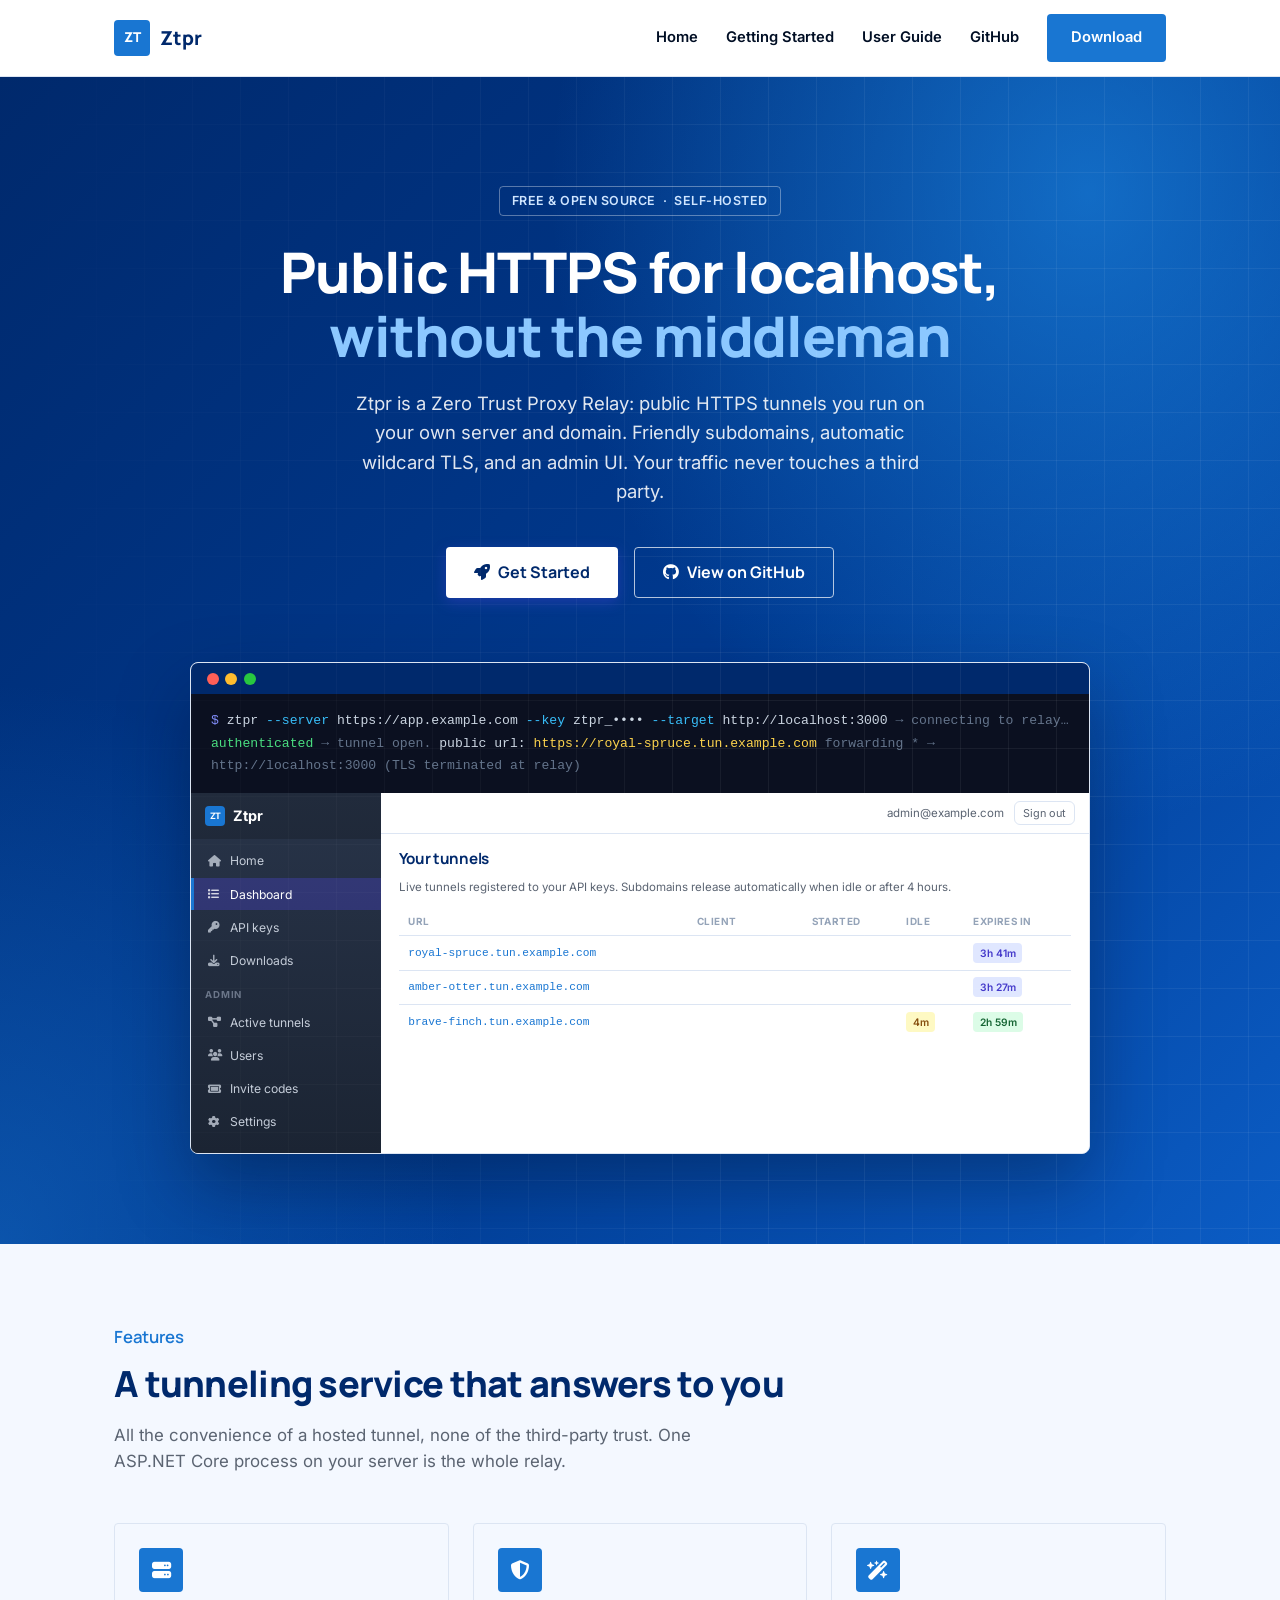
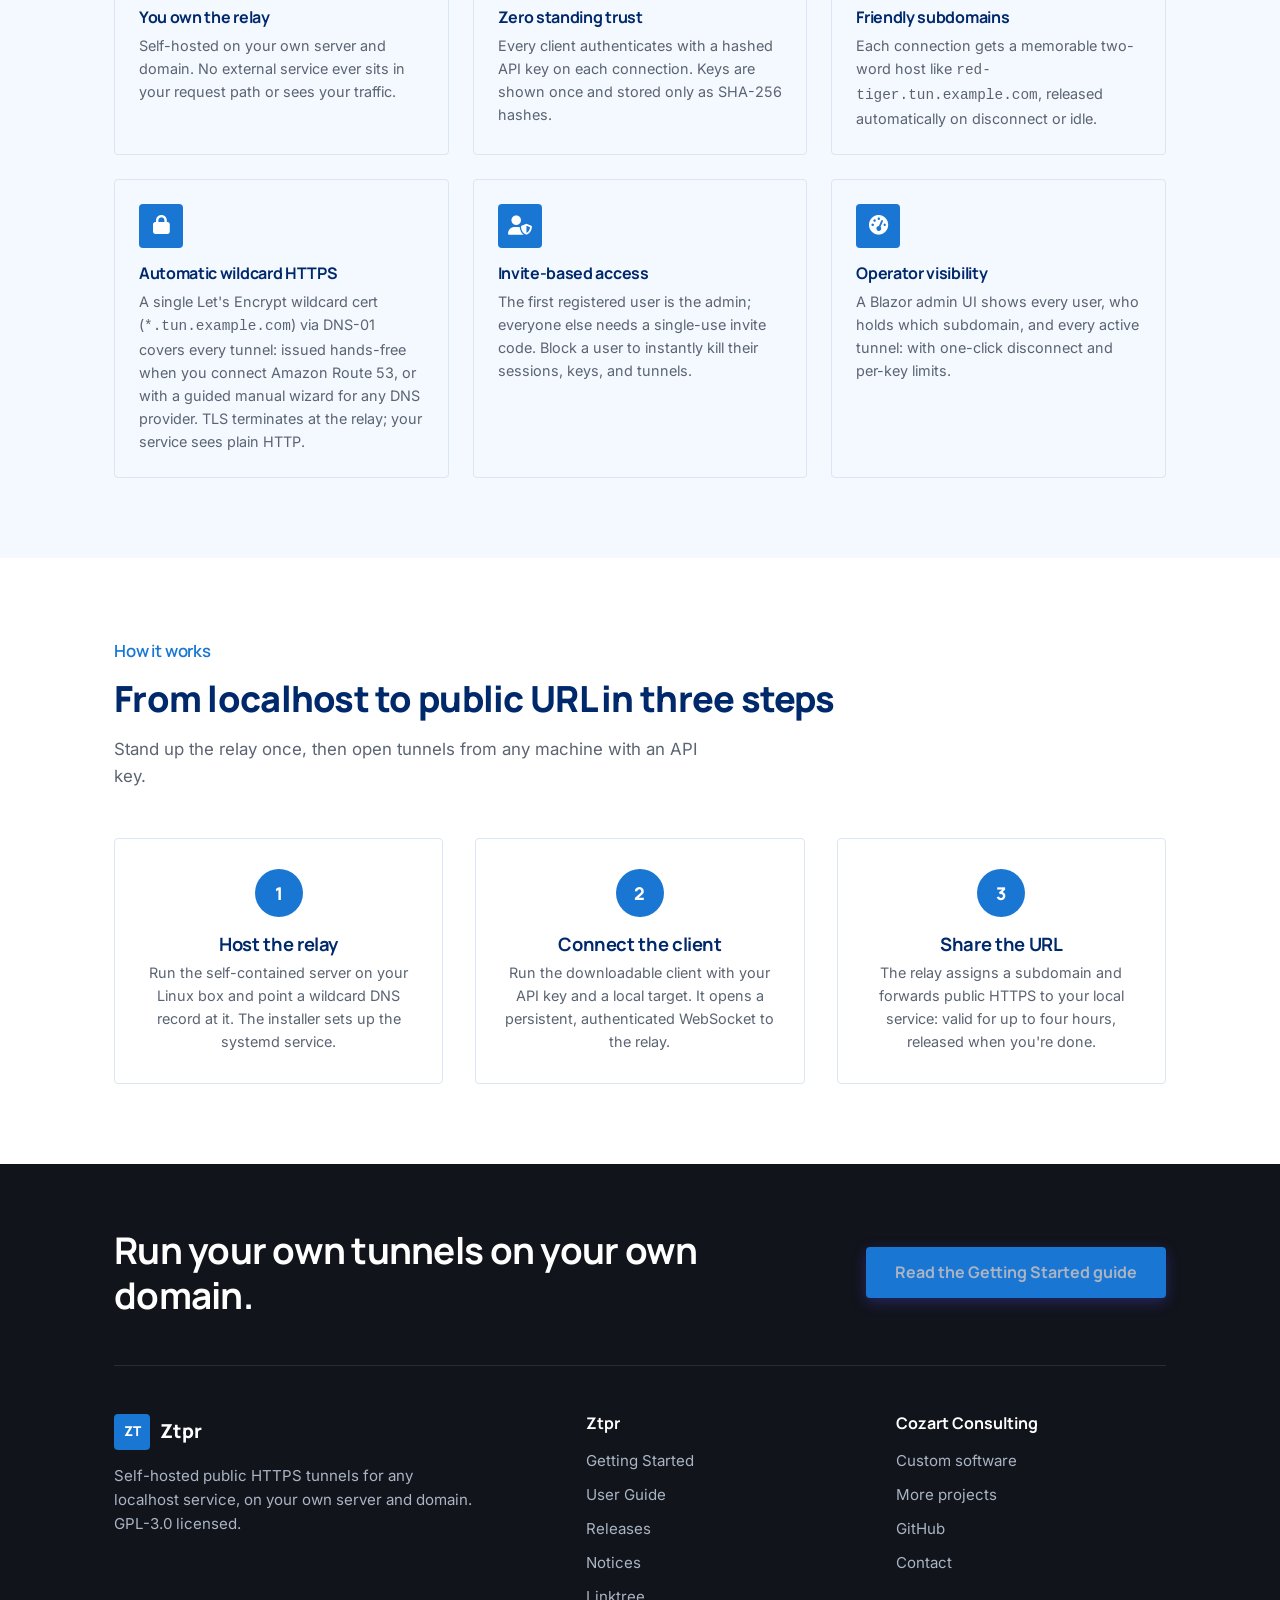
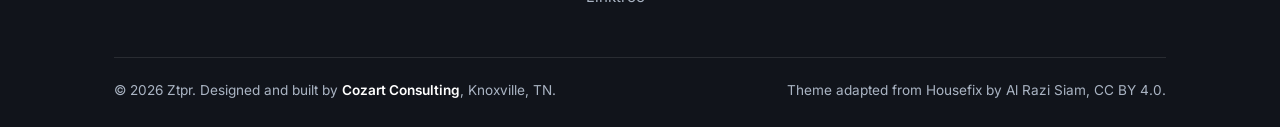
<file: docs/index.html>
<!DOCTYPE html>
<html lang="en">
<head>
  <meta charset="UTF-8" />
  <meta name="viewport" content="width=device-width, initial-scale=1.0" />

  <!-- Primary meta -->
  <title>Ztpr | Self-Hosted Reverse-Proxy Tunnels You Own End to End</title>
  <meta name="description" content="Ztpr (Zero Trust Proxy Relay) gives you instant public HTTPS tunnels for any localhost service: self-hosted on your own server and domain. Free, open-source, runs on Linux. No cloud middleman." />
  <meta name="keywords" content="reverse proxy, tunnel, self-hosted tunnel, zero trust, https tunnel, expose localhost, lets encrypt wildcard, subdomain, blazor, open source" />
  <meta name="author" content="Jake Cozart" />
  <meta name="robots" content="index, follow" />
  <meta name="theme-color" content="#00296c" />
  <link rel="canonical" href="https://ztpr.app/" />

  <!-- Open Graph -->
  <meta property="og:type"        content="website" />
  <meta property="og:url"         content="https://ztpr.app/" />
  <meta property="og:title"       content="Ztpr | Self-Hosted Reverse-Proxy Tunnels" />
  <meta property="og:description" content="Public HTTPS for any localhost service, self-hosted on your own server. Friendly subdomains, automatic wildcard TLS, API-key auth, admin UI. Free and open source." />
  <meta property="og:site_name"   content="Ztpr" />

  <!-- Twitter Card -->
  <meta name="twitter:card"        content="summary" />
  <meta name="twitter:title"       content="Ztpr | Zero Trust Proxy Relay" />
  <meta name="twitter:description" content="Self-hosted reverse-proxy tunnels. Friendly subdomains, automatic wildcard HTTPS, API-key auth, admin UI. Free and open source." />

  <!-- JSON-LD structured data -->
  <script type="application/ld+json">
  {
    "@context": "https://schema.org",
    "@type": "SoftwareApplication",
    "name": "Ztpr",
    "alternateName": "Zero Trust Proxy Relay",
    "applicationCategory": "DeveloperApplication",
    "applicationSubCategory": "Reverse Proxy / Tunneling",
    "operatingSystem": "Linux, Windows",
    "description": "Self-hosted reverse-proxy tunnels. Expose a local service through a public HTTPS URL on your own server and domain, with friendly subdomains, automatic wildcard TLS, API-key auth, and an admin UI.",
    "url": "https://ztpr.app/",
    "downloadUrl": "https://github.com/JTCozart/ZTPR/releases/latest",
    "softwareVersion": "latest",
    "license": "https://github.com/JTCozart/ZTPR/blob/master/LICENSE",
    "author": {
      "@type": "Person",
      "name": "Jake Cozart",
      "url": "https://github.com/JTCozart"
    },
    "offers": {
      "@type": "Offer",
      "price": "0",
      "priceCurrency": "USD"
    },
    "featureList": [
      "Self-hosted reverse-proxy tunnels",
      "Friendly two-word ephemeral subdomains (red-tiger.tun.example.com)",
      "Automatic wildcard HTTPS via Let's Encrypt (DNS-01)",
      "API-key authentication with hashed keys",
      "Invite-based registration; first user is admin",
      "Blazor admin UI: live tunnels, users, disconnect, block",
      "Per-key concurrent-tunnel limits and idle/lifetime reaping",
      "Cross-platform downloadable client (Windows and Linux)",
      "Runs as a single ASP.NET Core systemd service"
    ]
  }
  </script>

  <link rel="icon" type="image/svg+xml" href="favicon.svg">

  <link rel="preload" href="fonts/Manrope-latin.woff2" as="font" type="font/woff2" crossorigin />
  <link rel="preload" href="fonts/Inter-latin.woff2" as="font" type="font/woff2" crossorigin />
  <link rel="stylesheet" href="lib/fontawesome/css/all.min.css" />
  <link rel="stylesheet" href="theme.css" />
  <style>
    *, *::before, *::after { box-sizing: border-box; margin: 0; padding: 0; }

    :root {
      --indigo:   #4f46e5;
      --indigo-d: #4338ca;
      --dark:     #0f172a;
      --gray:     #64748b;
      --light:    #f8fafc;
      --border:   #e2e8f0;
      --mono:     'JetBrains Mono', ui-monospace, SFMono-Regular, Menlo, monospace;
      --radius:   12px;
    }

    body { font-family: 'Inter', sans-serif; color: var(--dark); background: #fff; line-height: 1.6; }

    a { color: var(--indigo); text-decoration: none; }
    a:hover { text-decoration: underline; }

    
    
    .zt-badge {
      width: 32px; height: 32px; border-radius: 8px;
      background: var(--indigo); color: #fff;
      display: flex; align-items: center; justify-content: center;
      font-weight: 800; font-size: .85rem; letter-spacing: -.5px; flex-shrink: 0;
    }
    
    
    
    
    
    
    
    
    
    
    

    /* Hero */
    .hero {
      text-align: center; padding: 6rem 2rem 5rem;
      background: linear-gradient(160deg, #eef2ff 0%, #fff 60%);
    }
    .hero-tag {
      display: inline-block; background: #e0e7ff; color: var(--indigo);
      font-size: .78rem; font-weight: 600; padding: .25rem .75rem;
      border-radius: 99px; margin-bottom: 1.5rem; letter-spacing: .04em; text-transform: uppercase;
    }
    .hero h1 {
      font-size: clamp(2rem, 5vw, 3.5rem); font-weight: 800;
      line-height: 1.15; max-width: 820px; margin: 0 auto 1.25rem;
    }
    .hero h1 span { color: var(--indigo); }
    .hero p {
      font-size: 1.15rem; color: var(--gray);
      max-width: 600px; margin: 0 auto 2.5rem;
    }
    .hero-cta { display: flex; gap: 1rem; justify-content: center; flex-wrap: wrap; }
    .btn-primary {
      background: var(--indigo); color: #fff; padding: .75rem 1.75rem;
      border-radius: 10px; font-weight: 700; font-size: 1rem;
      display: inline-flex; align-items: center; gap: .5rem;
      box-shadow: 0 4px 14px rgba(79,70,229,.35);
    }
    .btn-primary:hover { background: var(--indigo-d); text-decoration: none; }
    .btn-secondary {
      background: #fff; color: var(--dark); padding: .75rem 1.75rem;
      border-radius: 10px; font-weight: 600; font-size: 1rem;
      border: 1.5px solid var(--border); display: inline-flex; align-items: center; gap: .5rem;
    }
    .btn-secondary:hover { border-color: var(--indigo); text-decoration: none; }

    /* UI preview */
    .ui-preview {
      max-width: 900px; margin: 4rem auto 0;
      background: var(--light); border-radius: var(--radius);
      border: 1px solid var(--border); overflow: hidden;
      box-shadow: 0 20px 60px rgba(0,0,0,.1); text-align: left;
    }
    .ui-bar {
      background: var(--dark); padding: .6rem 1rem;
      display: flex; gap: .4rem; align-items: center;
    }
    .ui-dot { width: 12px; height: 12px; border-radius: 50%; }

    /* Terminal mock */
    .term {
      background: #0b1020; padding: 1rem 1.25rem; font-family: var(--mono);
      font-size: .82rem; line-height: 1.7; color: #cbd5e1; overflow-x: auto;
    }
    .term .c-prompt { color: #818cf8; }
    .term .c-flag   { color: #38bdf8; }
    .term .c-ok     { color: #4ade80; }
    .term .c-dim    { color: #64748b; }
    .term .c-url    { color: #fcd34d; }

    /* App mock, mirrors the Blazor layout: dark sidebar + main content */
    .ui-mock { display: flex; min-height: 320px; background:#fff; }
    .ui-side {
      width: 190px; flex-shrink: 0; background: #1b2433;
      background-image: linear-gradient(180deg,#283449,#1b2433);
      display: flex; flex-direction: column; padding-bottom: .5rem;
    }
    .ui-side-brand {
      color: #fff; font-weight: 700; font-size: .9rem; padding: .7rem .9rem;
      background: rgba(0,0,0,.18); display: flex; align-items: center; gap: .45rem;
    }
    .ui-nav { display: flex; flex-direction: column; padding: .4rem 0; gap: 1px; }
    .ui-nav a {
      color: #c4ccd8; font-size: .76rem; padding: .4rem .9rem;
      display: flex; align-items: center; gap: .5rem; border-left: 3px solid transparent;
    }
    .ui-nav a .bi { width: 14px; opacity: .8; font-size: .72rem; }
    .ui-nav a.active { background: rgba(79,70,229,.30); color: #fff; border-left-color: var(--indigo); }
    .ui-nav .ui-nav-sec { color: #6b7689; font-size: .6rem; text-transform: uppercase; letter-spacing: .08em; padding: .55rem .9rem .2rem; font-weight: 700; }
    .ui-main { flex: 1; display: flex; flex-direction: column; min-width: 0; }
    .ui-topbar {
      display: flex; align-items: center; justify-content: flex-end; gap: .6rem;
      padding: .5rem .9rem; border-bottom: 1px solid var(--border); background:#fff;
    }
    .ui-topbar .who { color: var(--gray); font-size: .72rem; }
    .ui-topbar .signout { font-size: .68rem; color: var(--gray); border: 1px solid var(--border); border-radius: 6px; padding: .15rem .5rem; }
    .ui-content { padding: 1rem 1.1rem; display: flex; flex-direction: column; gap: .6rem; flex: 1; }
    .ui-content h4 { font-size: .95rem; font-weight: 700; }
    .ui-content .sub { color: var(--gray); font-size: .72rem; margin-bottom: .2rem; }
    .ui-table { width: 100%; border-collapse: collapse; font-size: .73rem; }
    .ui-table th { text-align: left; font-size: .62rem; text-transform: uppercase; letter-spacing: .04em; color: #94a3b8; font-weight: 700; padding: .3rem .6rem; border-bottom: 1px solid var(--border); }
    .ui-table td { padding: .42rem .6rem; border-bottom: 1px solid var(--border); }
    .ui-table tr:last-child td { border: none; }
    .ui-table .mono { font-family: var(--mono); font-size: .7rem; }
    .ui-table a.link { color: var(--indigo); }
    .badge { display: inline-block; padding: .12rem .4rem; border-radius: 4px; font-size: .64rem; font-weight: 600; }
    .badge-indigo { background: #e0e7ff; color: #4338ca; }
    .badge-green { background: #dcfce7; color: #166534; }
    .badge-yellow { background: #fef9c3; color: #854d0e; }
    @media (max-width: 560px) { .ui-side { display: none; } }

    /* Sections */
    section { padding: 5rem 2rem; }
    .container { max-width: 1100px; margin: 0 auto; }
    .section-tag { color: var(--indigo); font-size: .8rem; font-weight: 700; letter-spacing: .08em; text-transform: uppercase; margin-bottom: .75rem; }
    h2 { font-size: clamp(1.6rem, 3vw, 2.25rem); font-weight: 800; margin-bottom: 1rem; }
    .section-sub { color: var(--gray); font-size: 1.05rem; max-width: 600px; margin-bottom: 3rem; }

    /* Features */
    .features-grid { display: grid; grid-template-columns: repeat(auto-fit, minmax(300px, 1fr)); gap: 1.5rem; }
    .feature-card {
      border: 1.5px solid var(--border); border-radius: var(--radius);
      padding: 1.5rem; transition: border-color .2s, box-shadow .2s;
    }
    .feature-card:hover { border-color: var(--indigo); box-shadow: 0 4px 20px rgba(79,70,229,.1); }
    .feature-icon {
      width: 44px; height: 44px; border-radius: 10px;
      background: #eef2ff; color: var(--indigo);
      display: flex; align-items: center; justify-content: center;
      font-size: 1.2rem; margin-bottom: 1rem;
    }
    .feature-card h3 { font-size: 1rem; font-weight: 700; margin-bottom: .4rem; }
    .feature-card p { font-size: .9rem; color: var(--gray); }

    /* How it works */
    .steps { display: grid; grid-template-columns: repeat(auto-fit, minmax(220px, 1fr)); gap: 2rem; }
    .step { text-align: center; }
    .step-num {
      width: 48px; height: 48px; border-radius: 50%;
      background: var(--indigo); color: #fff;
      display: flex; align-items: center; justify-content: center;
      font-weight: 800; font-size: 1.1rem; margin: 0 auto 1rem;
    }
    .step h3 { font-weight: 700; margin-bottom: .4rem; }
    .step p { color: var(--gray); font-size: .9rem; }

    /* CTA */
    .cta-section { background: var(--dark); color: #fff; text-align: center; padding: 5rem 2rem; }
    .cta-section h2 { color: #fff; margin-bottom: 1rem; }
    .cta-section p { color: #94a3b8; max-width: 520px; margin: 0 auto 2rem; }

    
    

    @media (max-width: 640px) {
      
      
      
      .ui-stat-row { flex-wrap: wrap; }
      .ui-stat { min-width: 45%; }
    }
  </style>
  <link rel="stylesheet" href="site.css" />
</head>
<body>

<header class="site-header">
  <div class="container nav">
    <a class="brand" href="index.html"><span class="zt-badge">ZT</span> <span>Ztpr</span></a>
    <button class="nav-toggle" id="navToggle" aria-label="Toggle menu" aria-expanded="false" aria-controls="navLinks"><span></span><span></span><span></span></button>
    <nav class="nav-links" id="navLinks">
      <a href="index.html">Home</a>
      <a href="getting-started.html">Getting Started</a>
      <a href="user-guide.html">User Guide</a>
      <a href="https://github.com/JTCozart/ZTPR">GitHub</a>
      <a class="nav-cta" href="https://github.com/JTCozart/ZTPR/releases/latest">Download</a>
    </nav>
  </div>
</header>

<!-- Hero -->
<section class="hero">
  <div class="hero-tag">Free &amp; Open Source &nbsp;·&nbsp; Self-Hosted</div>
  <h1>Public HTTPS for localhost,<br><span>without the middleman</span></h1>
  <p>Ztpr is a Zero Trust Proxy Relay: public HTTPS tunnels you run on your own server and domain. Friendly subdomains, automatic wildcard TLS, and an admin UI. Your traffic never touches a third party.</p>
  <div class="hero-cta">
    <a href="getting-started.html" class="btn-primary">
      <i class="fa-solid fa-rocket"></i> Get Started
    </a>
    <a href="https://github.com/JTCozart/ZTPR" class="btn-secondary" target="_blank" rel="noopener noreferrer">
      <i class="fa-brands fa-github"></i> View on GitHub
    </a>
  </div>

  <!-- Terminal + dashboard mock -->
  <div class="ui-preview">
    <div class="ui-bar">
      <div class="ui-dot" style="background:#ff5f57"></div>
      <div class="ui-dot" style="background:#febc2e"></div>
      <div class="ui-dot" style="background:#28c840"></div>
    </div>
    <div class="term">
<span class="c-prompt">$</span> ztpr <span class="c-flag">--server</span> https://app.example.com <span class="c-flag">--key</span> ztpr_•••• <span class="c-flag">--target</span> http://localhost:3000
<span class="c-dim">→ connecting to relay…</span>  <span class="c-ok">authenticated</span>
<span class="c-dim">→ tunnel open.</span> public url: <span class="c-url">https://royal-spruce.tun.example.com</span>
<span class="c-dim">  forwarding *  →  http://localhost:3000   (TLS terminated at relay)</span>
    </div>
    <div class="ui-mock">
      <div class="ui-side">
        <div class="ui-side-brand">
          <div class="zt-badge" style="width:20px;height:20px;font-size:.55rem;border-radius:4px">ZT</div>
          Ztpr
        </div>
        <nav class="ui-nav">
          <a><span class="bi"><i class="fa-solid fa-house"></i></span> Home</a>
          <a class="active"><span class="bi"><i class="fa-solid fa-list"></i></span> Dashboard</a>
          <a><span class="bi"><i class="fa-solid fa-key"></i></span> API keys</a>
          <a><span class="bi"><i class="fa-solid fa-download"></i></span> Downloads</a>
          <div class="ui-nav-sec">Admin</div>
          <a><span class="bi"><i class="fa-solid fa-diagram-project"></i></span> Active tunnels</a>
          <a><span class="bi"><i class="fa-solid fa-users"></i></span> Users</a>
          <a><span class="bi"><i class="fa-solid fa-ticket"></i></span> Invite codes</a>
          <a><span class="bi"><i class="fa-solid fa-gear"></i></span> Settings</a>
        </nav>
      </div>
      <div class="ui-main">
        <div class="ui-topbar">
          <span class="who">admin@example.com</span>
          <span class="signout">Sign out</span>
        </div>
        <div class="ui-content">
          <h4>Your tunnels</h4>
          <div class="sub">Live tunnels registered to your API keys. Subdomains release automatically when idle or after 4 hours.</div>
          <table class="ui-table">
            <thead>
              <tr><th>URL</th><th>Client</th><th>Started</th><th>Idle</th><th>Expires in</th></tr>
            </thead>
            <tbody>
              <tr><td><a class="link mono">royal-spruce.tun.example.com</a></td><td>web-dev</td><td>14:02</td><td>3s</td><td><span class="badge badge-indigo">3h 41m</span></td></tr>
              <tr><td><a class="link mono">amber-otter.tun.example.com</a></td><td>api-staging</td><td>13:48</td><td>1m</td><td><span class="badge badge-indigo">3h 27m</span></td></tr>
              <tr><td><a class="link mono">brave-finch.tun.example.com</a></td><td>10.0.0.14</td><td>13:20</td><td><span class="badge badge-yellow">4m</span></td><td><span class="badge badge-green">2h 59m</span></td></tr>
            </tbody>
          </table>
        </div>
      </div>
    </div>
  </div>
</section>

<!-- Features -->
<section id="features" style="background:var(--light)">
  <div class="container">
    <div class="section-tag">Features</div>
    <h2>A tunneling service that answers to you</h2>
    <p class="section-sub">All the convenience of a hosted tunnel, none of the third-party trust. One ASP.NET Core process on your server is the whole relay.</p>
    <div class="features-grid">
      <div class="feature-card">
        <div class="feature-icon"><i class="fa-solid fa-server"></i></div>
        <h3>You own the relay</h3>
        <p>Self-hosted on your own server and domain. No external service ever sits in your request path or sees your traffic.</p>
      </div>
      <div class="feature-card">
        <div class="feature-icon"><i class="fa-solid fa-shield-halved"></i></div>
        <h3>Zero standing trust</h3>
        <p>Every client authenticates with a hashed API key on each connection. Keys are shown once and stored only as SHA-256 hashes.</p>
      </div>
      <div class="feature-card">
        <div class="feature-icon"><i class="fa-solid fa-wand-magic-sparkles"></i></div>
        <h3>Friendly subdomains</h3>
        <p>Each connection gets a memorable two-word host like <code>red-tiger.tun.example.com</code>, released automatically on disconnect or idle.</p>
      </div>
      <div class="feature-card">
        <div class="feature-icon"><i class="fa-solid fa-lock"></i></div>
        <h3>Automatic wildcard HTTPS</h3>
        <p>A single Let's Encrypt wildcard cert (<code>*.tun.example.com</code>) via DNS-01 covers every tunnel: issued hands-free when you connect Amazon Route 53, or with a guided manual wizard for any DNS provider. TLS terminates at the relay; your service sees plain HTTP.</p>
      </div>
      <div class="feature-card">
        <div class="feature-icon"><i class="fa-solid fa-user-shield"></i></div>
        <h3>Invite-based access</h3>
        <p>The first registered user is the admin; everyone else needs a single-use invite code. Block a user to instantly kill their sessions, keys, and tunnels.</p>
      </div>
      <div class="feature-card">
        <div class="feature-icon"><i class="fa-solid fa-gauge-high"></i></div>
        <h3>Operator visibility</h3>
        <p>A Blazor admin UI shows every user, who holds which subdomain, and every active tunnel: with one-click disconnect and per-key limits.</p>
      </div>
    </div>
  </div>
</section>

<!-- How it works -->
<section id="how-it-works">
  <div class="container">
    <div class="section-tag">How it works</div>
    <h2>From localhost to public URL in three steps</h2>
    <p class="section-sub">Stand up the relay once, then open tunnels from any machine with an API key.</p>
    <div class="steps">
      <div class="step">
        <div class="step-num">1</div>
        <h3>Host the relay</h3>
        <p>Run the self-contained server on your Linux box and point a wildcard DNS record at it. The installer sets up the systemd service.</p>
      </div>
      <div class="step">
        <div class="step-num">2</div>
        <h3>Connect the client</h3>
        <p>Run the downloadable client with your API key and a local target. It opens a persistent, authenticated WebSocket to the relay.</p>
      </div>
      <div class="step">
        <div class="step-num">3</div>
        <h3>Share the URL</h3>
        <p>The relay assigns a subdomain and forwards public HTTPS to your local service: valid for up to four hours, released when you're done.</p>
      </div>
    </div>
  </div>
</section>

<footer class="site-footer">
  <div class="container">
    <div class="footer-cta">
      <h2>Run your own tunnels on your own domain.</h2>
      <a class="btn btn-primary" href="getting-started.html">Read the Getting Started guide</a>
    </div>

    <div class="footer-grid">
      <div class="footer-brand">
        <a class="brand" href="index.html"><span class="zt-badge">ZT</span> <span>Ztpr</span></a>
        <p>Self-hosted public HTTPS tunnels for any localhost service, on your own server and domain. GPL-3.0 licensed.</p>
      </div>

      <nav class="footer-col" aria-label="Ztpr">
        <h3>Ztpr</h3>
        <ul>
          <li><a href="getting-started.html">Getting Started</a></li>
          <li><a href="user-guide.html">User Guide</a></li>
          <li><a href="https://github.com/JTCozart/ZTPR/releases">Releases</a></li>
          <li><a href="https://github.com/JTCozart/ZTPR/blob/master/NOTICE">Notices</a></li>
          <li><a href="https://linktr.ee/jtczrt">Linktree</a></li>
        </ul>
      </nav>

      <nav class="footer-col" aria-label="Cozart Consulting">
        <h3>Cozart Consulting</h3>
        <ul>
          <li><a href="https://cozartconsulting.com/">Custom software</a></li>
          <li><a href="https://cozartconsulting.com/#work">More projects</a></li>
          <li><a href="https://github.com/JTCozart">GitHub</a></li>
          <li><a href="https://cozartconsulting.com/#contact">Contact</a></li>
        </ul>
      </nav>
    </div>

    <div class="footer-bottom">
      <span>&copy; <span id="year">2026</span> Ztpr. Designed and built by <a href="https://cozartconsulting.com/">Cozart Consulting</a>, Knoxville, TN.</span>
      <span class="theme-credit">Theme adapted from <a href="https://www.figma.com/community/file/1479561357645494407">Housefix</a> by Al Razi Siam, <a href="https://creativecommons.org/licenses/by/4.0/">CC BY 4.0</a>.</span>
    </div>
  </div>
</footer>

<script>
  (function () {
    var toggle = document.getElementById('navToggle');
    var links = document.getElementById('navLinks');
    if (!toggle || !links) return;
    toggle.addEventListener('click', function () {
      var open = links.classList.toggle('open');
      toggle.classList.toggle('open', open);
      toggle.setAttribute('aria-expanded', open ? 'true' : 'false');
    });
    links.querySelectorAll('a').forEach(function (a) {
      a.addEventListener('click', function () {
        links.classList.remove('open');
        toggle.classList.remove('open');
        toggle.setAttribute('aria-expanded', 'false');
      });
    });
  })();
  document.getElementById('year').textContent = new Date().getFullYear();
</script>
</body>
</html>
</file>
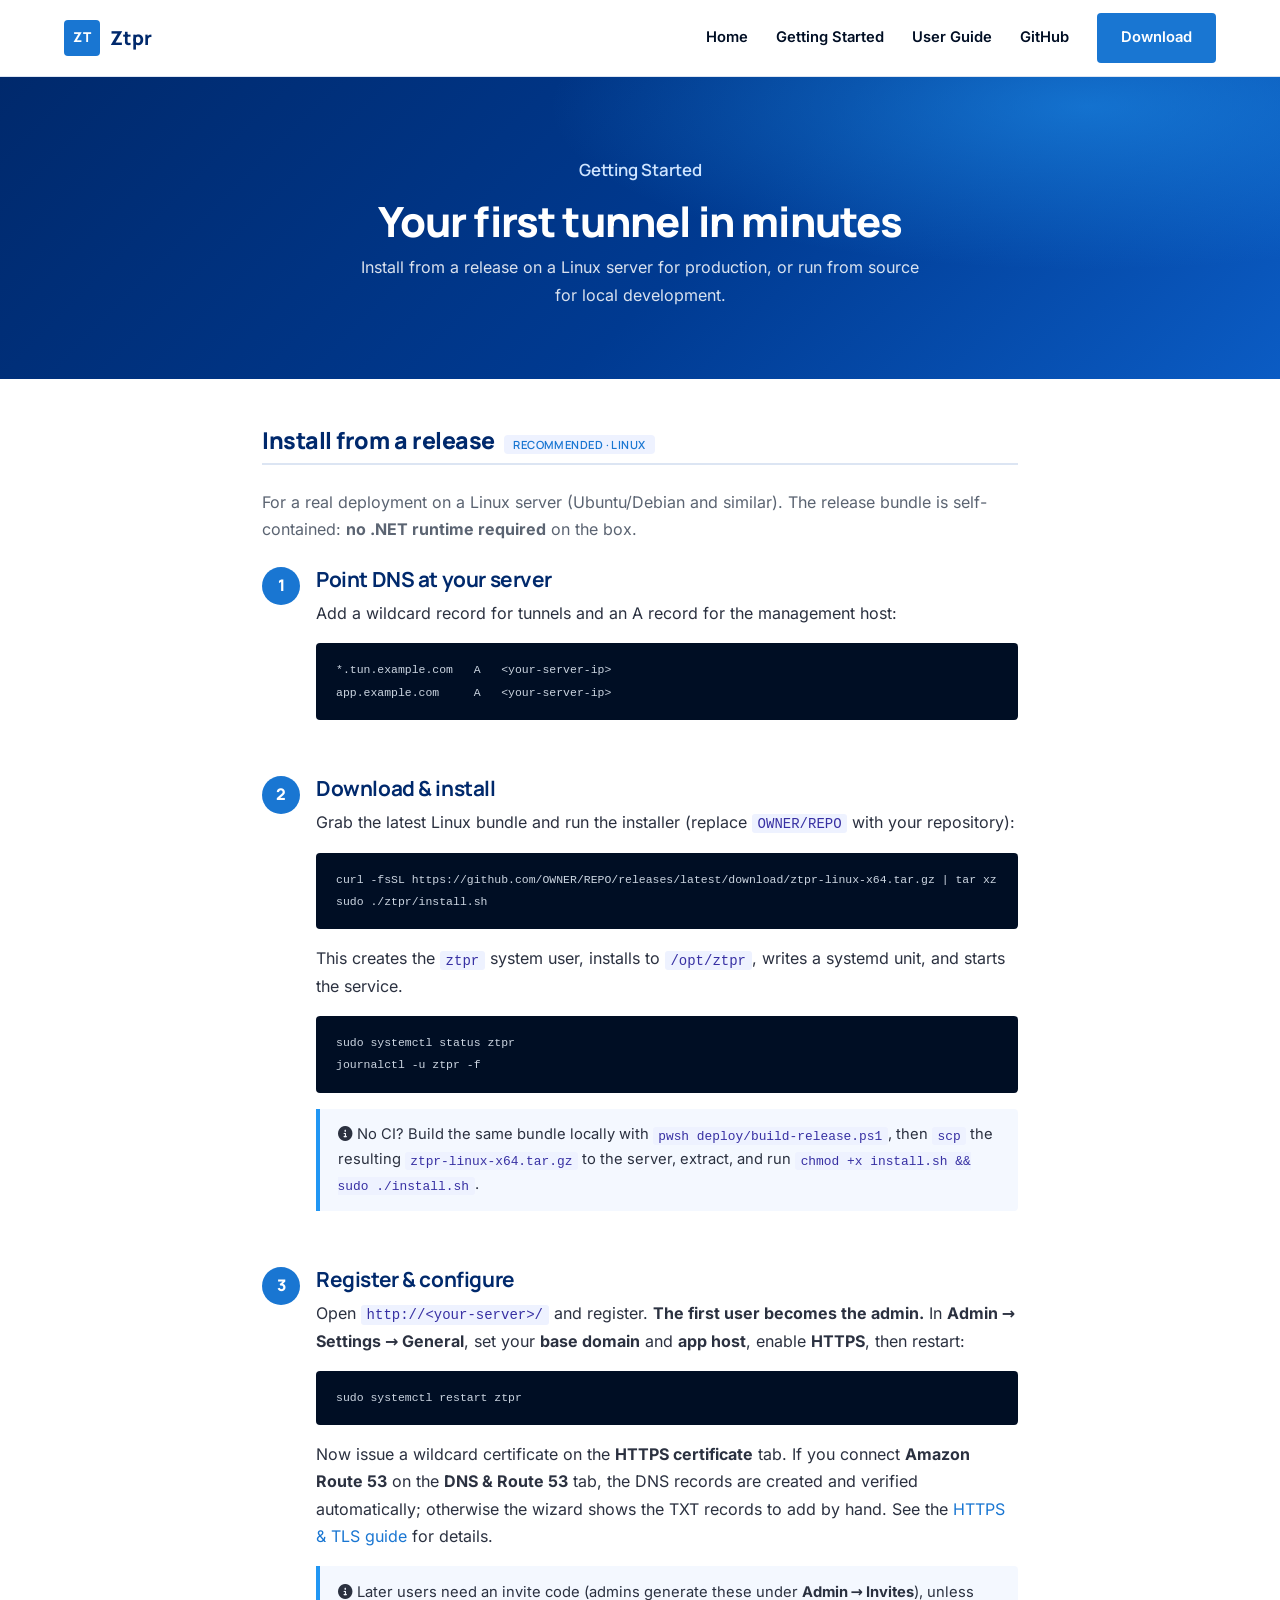
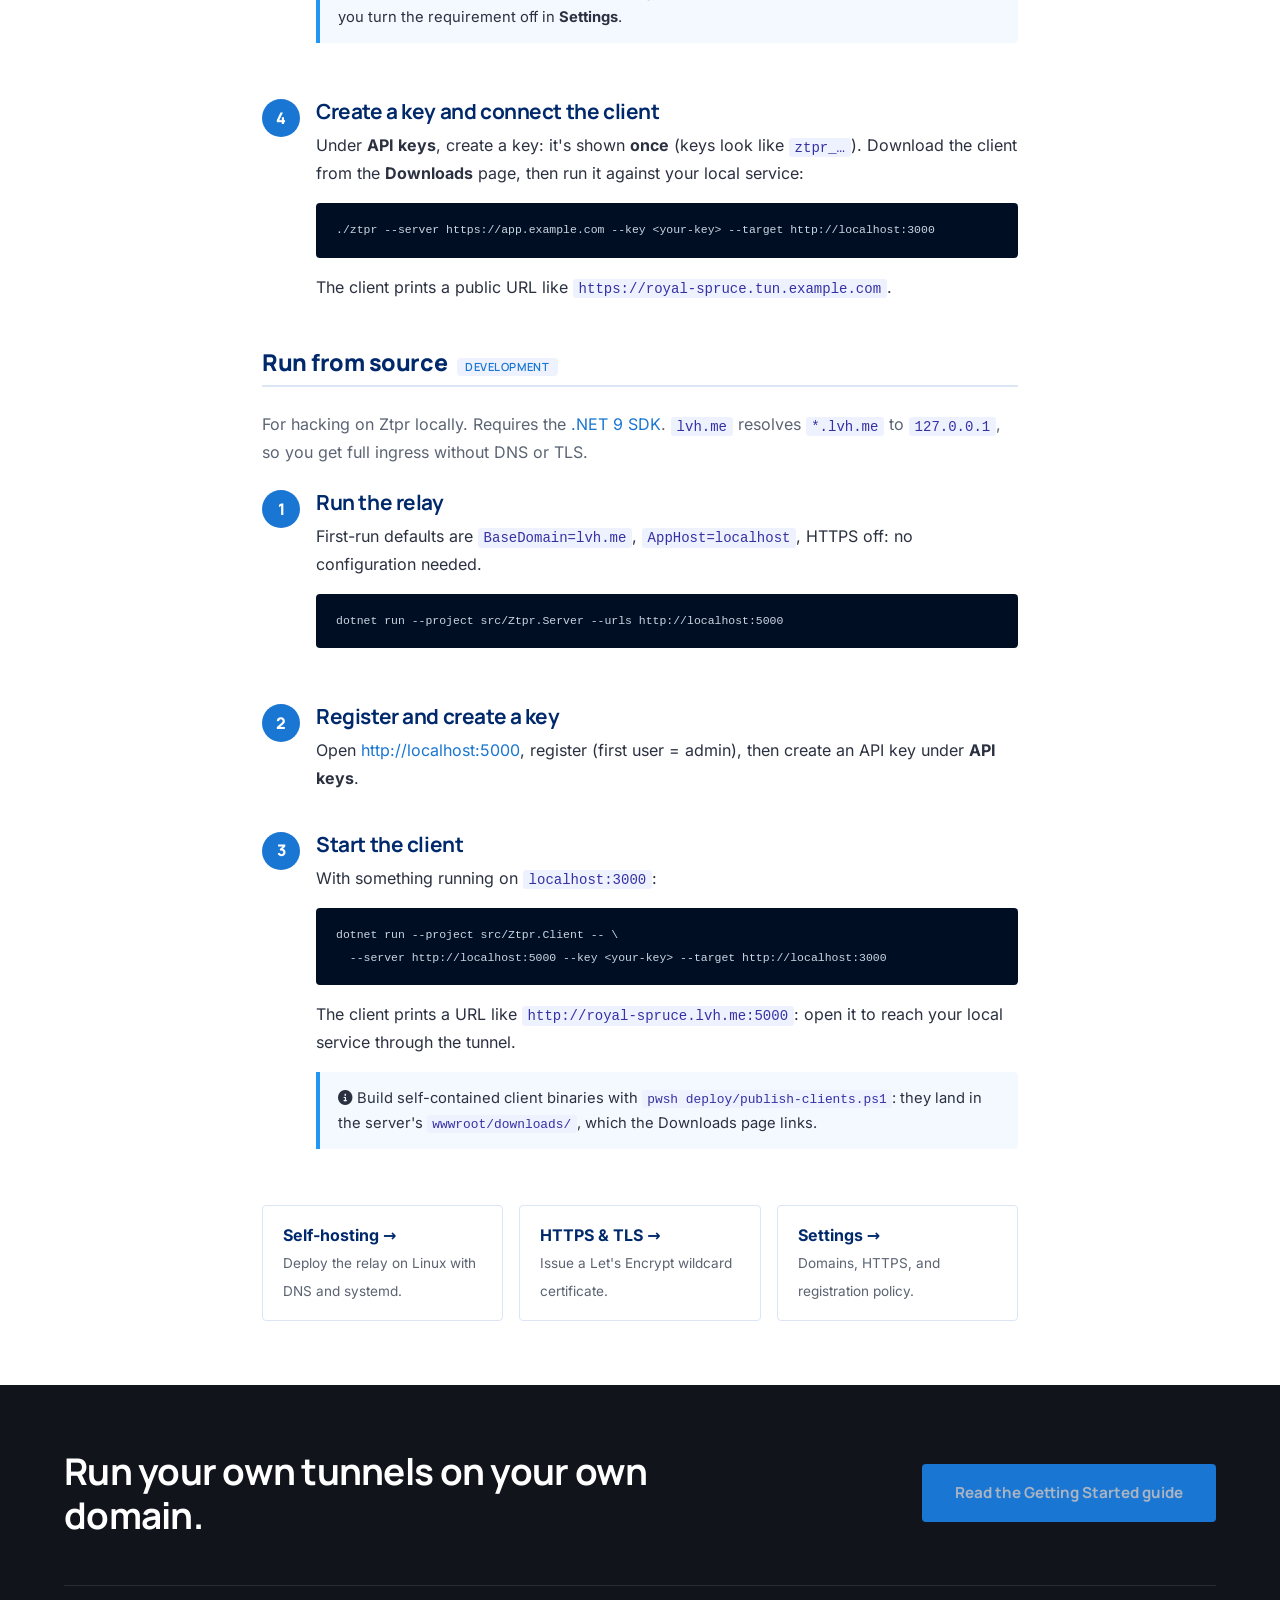
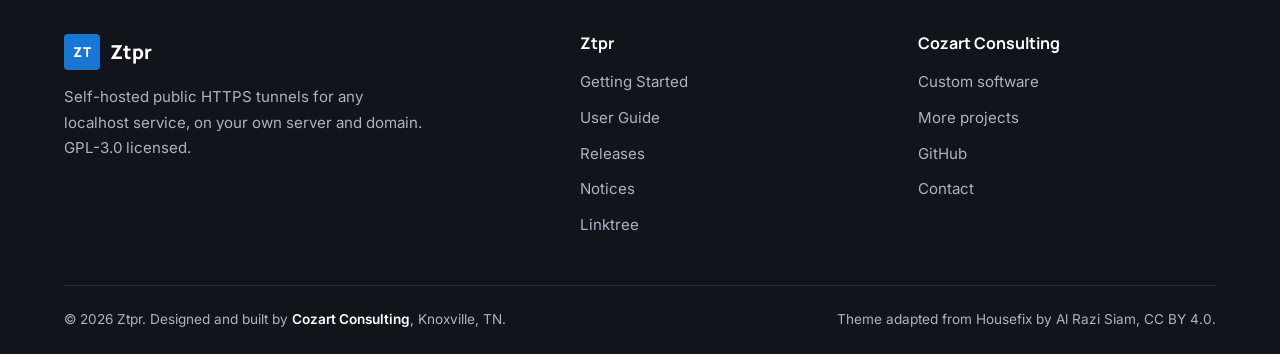
<file: docs/getting-started.html>
<!DOCTYPE html>
<html lang="en">
<head>
  <meta charset="UTF-8" />
  <meta name="viewport" content="width=device-width, initial-scale=1.0" />
  <title>Getting Started | Ztpr</title>
  <meta name="description" content="Run the Ztpr relay locally and expose your first localhost service through a public tunnel in minutes." />
  <meta name="theme-color" content="#00296c" />
  <link rel="canonical" href="https://ztpr.app/getting-started.html" />
  <link rel="icon" type="image/svg+xml" href="favicon.svg">
  <link rel="preload" href="fonts/Manrope-latin.woff2" as="font" type="font/woff2" crossorigin />
  <link rel="preload" href="fonts/Inter-latin.woff2" as="font" type="font/woff2" crossorigin />
  <link rel="stylesheet" href="lib/fontawesome/css/all.min.css" />
  <link rel="stylesheet" href="theme.css" />
  <style>
    *, *::before, *::after { box-sizing: border-box; margin: 0; padding: 0; }
    :root {
      --indigo:#4f46e5; --indigo-d:#4338ca; --dark:#0f172a; --gray:#64748b;
      --light:#f8fafc; --border:#e2e8f0; --mono:'JetBrains Mono',ui-monospace,Menlo,monospace; --radius:12px;
    }
    body { font-family:'Inter',sans-serif; color:var(--dark); background:#fff; line-height:1.7; }
    a { color:var(--indigo); text-decoration:none; } a:hover { text-decoration:underline; }
    code { font-family:var(--mono); font-size:.875em; background:#eef2ff; color:#3730a3; padding:.1rem .35rem; border-radius:4px; }
    pre { font-family:var(--mono); background:#0b1020; color:#cbd5e1; padding:1rem 1.25rem; border-radius:10px; overflow-x:auto; font-size:.82rem; line-height:1.7; margin:1rem 0; }
    pre code { background:none; color:inherit; padding:0; }

    
    
    
    .zt-badge { width:32px; height:32px; border-radius:8px; background:var(--indigo); color:#fff; display:flex; align-items:center; justify-content:center; font-weight:800; font-size:.85rem; flex-shrink:0; }
    
    
    
    
    
    
    
    
    
    
    

    /* Page header */
    .page-head { background:linear-gradient(160deg,#eef2ff 0%,#fff 70%); padding:3.5rem 2rem 2.5rem; text-align:center; border-bottom:1px solid var(--border); }
    .page-head .eyebrow { color:var(--indigo); font-weight:700; font-size:.8rem; letter-spacing:.08em; text-transform:uppercase; }
    .page-head h1 { font-size:clamp(1.8rem,4vw,2.6rem); font-weight:800; margin:.5rem 0; }
    .page-head p { color:var(--gray); max-width:560px; margin:0 auto; }

    /* Article layout */
    .wrap { max-width:820px; margin:0 auto; padding:3rem 2rem 4rem; }
    .step-block { display:flex; gap:1rem; margin-bottom:2.5rem; }
    .step-num { width:38px; height:38px; border-radius:50%; background:var(--indigo); color:#fff; display:flex; align-items:center; justify-content:center; font-weight:800; flex-shrink:0; }
    .step-body { flex:1; }
    .step-body h2 { font-size:1.3rem; font-weight:700; margin-bottom:.5rem; }
    h2 { scroll-margin-top:80px; }
    .callout { border-left:4px solid var(--indigo); background:#eef2ff; padding:.85rem 1.1rem; border-radius:0 8px 8px 0; margin:1rem 0; font-size:.92rem; }
    .callout.tip { border-color:#16a34a; background:#f0fdf4; }
    .next { display:flex; gap:1rem; flex-wrap:wrap; margin-top:2rem; }
    .next a { flex:1; min-width:220px; border:1.5px solid var(--border); border-radius:var(--radius); padding:1rem 1.25rem; color:var(--dark); }
    .next a:hover { border-color:var(--indigo); text-decoration:none; }
    .next .t { font-weight:700; display:block; }
    .next .d { color:var(--gray); font-size:.85rem; }
    .track-head { font-size:1.45rem; font-weight:800; margin:3rem 0 1.5rem; padding-bottom:.5rem; border-bottom:2px solid var(--border); display:flex; align-items:baseline; gap:.6rem; flex-wrap:wrap; }
    .track-head:first-of-type { margin-top:0; }
    .track-head .pill { font-size:.7rem; font-weight:600; text-transform:uppercase; letter-spacing:.04em; color:var(--indigo); background:#eef2ff; padding:.15rem .55rem; border-radius:99px; }
    .lead-note { color:var(--gray); margin-bottom:1.5rem; }

    
    
    @media (max-width:640px){   }
  </style>
  <link rel="stylesheet" href="site.css" />
</head>
<body>

<header class="site-header">
  <div class="container nav">
    <a class="brand" href="index.html"><span class="zt-badge">ZT</span> <span>Ztpr</span></a>
    <button class="nav-toggle" id="navToggle" aria-label="Toggle menu" aria-expanded="false" aria-controls="navLinks"><span></span><span></span><span></span></button>
    <nav class="nav-links" id="navLinks">
      <a href="index.html">Home</a>
      <a href="getting-started.html">Getting Started</a>
      <a href="user-guide.html">User Guide</a>
      <a href="https://github.com/JTCozart/ZTPR">GitHub</a>
      <a class="nav-cta" href="https://github.com/JTCozart/ZTPR/releases/latest">Download</a>
    </nav>
  </div>
</header>

<div class="page-head">
  <div class="eyebrow">Getting Started</div>
  <h1>Your first tunnel in minutes</h1>
  <p>Install from a release on a Linux server for production, or run from source for local development.</p>
</div>

<div class="wrap">

  <h2 class="track-head">Install from a release <span class="pill">Recommended · Linux</span></h2>
  <p class="lead-note">For a real deployment on a Linux server (Ubuntu/Debian and similar). The release bundle is self-contained: <strong>no .NET runtime required</strong> on the box.</p>

  <div class="step-block">
    <div class="step-num">1</div>
    <div class="step-body">
      <h2>Point DNS at your server</h2>
      <p>Add a wildcard record for tunnels and an A record for the management host:</p>
      <pre><code>*.tun.example.com   A   &lt;your-server-ip&gt;
app.example.com     A   &lt;your-server-ip&gt;</code></pre>
    </div>
  </div>

  <div class="step-block">
    <div class="step-num">2</div>
    <div class="step-body">
      <h2>Download &amp; install</h2>
      <p>Grab the latest Linux bundle and run the installer (replace <code>OWNER/REPO</code> with your repository):</p>
      <pre><code>curl -fsSL https://github.com/OWNER/REPO/releases/latest/download/ztpr-linux-x64.tar.gz | tar xz
sudo ./ztpr/install.sh</code></pre>
      <p>This creates the <code>ztpr</code> system user, installs to <code>/opt/ztpr</code>, writes a systemd unit, and starts the service.</p>
      <pre><code>sudo systemctl status ztpr
journalctl -u ztpr -f</code></pre>
      <div class="callout"><i class="fa-solid fa-circle-info"></i> No CI? Build the same bundle locally with <code>pwsh deploy/build-release.ps1</code>, then <code>scp</code> the resulting <code>ztpr-linux-x64.tar.gz</code> to the server, extract, and run <code>chmod +x install.sh &amp;&amp; sudo ./install.sh</code>.</div>
    </div>
  </div>

  <div class="step-block">
    <div class="step-num">3</div>
    <div class="step-body">
      <h2>Register &amp; configure</h2>
      <p>Open <code>http://&lt;your-server&gt;/</code> and register. <strong>The first user becomes the admin.</strong> In <strong>Admin &rarr; Settings &rarr; General</strong>, set your <strong>base domain</strong> and <strong>app host</strong>, enable <strong>HTTPS</strong>, then restart:</p>
      <pre><code>sudo systemctl restart ztpr</code></pre>
      <p>Now issue a wildcard certificate on the <strong>HTTPS certificate</strong> tab. If you connect <strong>Amazon Route 53</strong> on the <strong>DNS &amp; Route 53</strong> tab, the DNS records are created and verified automatically; otherwise the wizard shows the TXT records to add by hand. See the <a href="user-guide.html#https-tls">HTTPS &amp; TLS guide</a> for details.</p>
      <div class="callout"><i class="fa-solid fa-circle-info"></i> Later users need an invite code (admins generate these under <strong>Admin &rarr; Invites</strong>), unless you turn the requirement off in <strong>Settings</strong>.</div>
    </div>
  </div>

  <div class="step-block">
    <div class="step-num">4</div>
    <div class="step-body">
      <h2>Create a key and connect the client</h2>
      <p>Under <strong>API keys</strong>, create a key: it's shown <strong>once</strong> (keys look like <code>ztpr_…</code>). Download the client from the <strong>Downloads</strong> page, then run it against your local service:</p>
      <pre><code>./ztpr --server https://app.example.com --key &lt;your-key&gt; --target http://localhost:3000</code></pre>
      <p>The client prints a public URL like <code>https://royal-spruce.tun.example.com</code>.</p>
    </div>
  </div>

  <h2 class="track-head">Run from source <span class="pill">Development</span></h2>
  <p class="lead-note">For hacking on Ztpr locally. Requires the <a href="https://dotnet.microsoft.com/download" target="_blank" rel="noopener noreferrer">.NET 9 SDK</a>. <code>lvh.me</code> resolves <code>*.lvh.me</code> to <code>127.0.0.1</code>, so you get full ingress without DNS or TLS.</p>

  <div class="step-block">
    <div class="step-num">1</div>
    <div class="step-body">
      <h2>Run the relay</h2>
      <p>First-run defaults are <code>BaseDomain=lvh.me</code>, <code>AppHost=localhost</code>, HTTPS off: no configuration needed.</p>
      <pre><code>dotnet run --project src/Ztpr.Server --urls http://localhost:5000</code></pre>
    </div>
  </div>

  <div class="step-block">
    <div class="step-num">2</div>
    <div class="step-body">
      <h2>Register and create a key</h2>
      <p>Open <a href="http://localhost:5000">http://localhost:5000</a>, register (first user = admin), then create an API key under <strong>API keys</strong>.</p>
    </div>
  </div>

  <div class="step-block">
    <div class="step-num">3</div>
    <div class="step-body">
      <h2>Start the client</h2>
      <p>With something running on <code>localhost:3000</code>:</p>
      <pre><code>dotnet run --project src/Ztpr.Client -- \
  --server http://localhost:5000 --key &lt;your-key&gt; --target http://localhost:3000</code></pre>
      <p>The client prints a URL like <code>http://royal-spruce.lvh.me:5000</code>: open it to reach your local service through the tunnel.</p>
      <div class="callout"><i class="fa-solid fa-circle-info"></i> Build self-contained client binaries with <code>pwsh deploy/publish-clients.ps1</code>: they land in the server's <code>wwwroot/downloads/</code>, which the Downloads page links.</div>
    </div>
  </div>

  <div class="next">
    <a href="user-guide.html#self-hosting"><span class="t">Self-hosting &rarr;</span><span class="d">Deploy the relay on Linux with DNS and systemd.</span></a>
    <a href="user-guide.html#https-tls"><span class="t">HTTPS &amp; TLS &rarr;</span><span class="d">Issue a Let's Encrypt wildcard certificate.</span></a>
    <a href="user-guide.html#settings"><span class="t">Settings &rarr;</span><span class="d">Domains, HTTPS, and registration policy.</span></a>
  </div>

</div>

<footer class="site-footer">
  <div class="container">
    <div class="footer-cta">
      <h2>Run your own tunnels on your own domain.</h2>
      <a class="btn btn-primary" href="getting-started.html">Read the Getting Started guide</a>
    </div>

    <div class="footer-grid">
      <div class="footer-brand">
        <a class="brand" href="index.html"><span class="zt-badge">ZT</span> <span>Ztpr</span></a>
        <p>Self-hosted public HTTPS tunnels for any localhost service, on your own server and domain. GPL-3.0 licensed.</p>
      </div>

      <nav class="footer-col" aria-label="Ztpr">
        <h3>Ztpr</h3>
        <ul>
          <li><a href="getting-started.html">Getting Started</a></li>
          <li><a href="user-guide.html">User Guide</a></li>
          <li><a href="https://github.com/JTCozart/ZTPR/releases">Releases</a></li>
          <li><a href="https://github.com/JTCozart/ZTPR/blob/master/NOTICE">Notices</a></li>
          <li><a href="https://linktr.ee/jtczrt">Linktree</a></li>
        </ul>
      </nav>

      <nav class="footer-col" aria-label="Cozart Consulting">
        <h3>Cozart Consulting</h3>
        <ul>
          <li><a href="https://cozartconsulting.com/">Custom software</a></li>
          <li><a href="https://cozartconsulting.com/#work">More projects</a></li>
          <li><a href="https://github.com/JTCozart">GitHub</a></li>
          <li><a href="https://cozartconsulting.com/#contact">Contact</a></li>
        </ul>
      </nav>
    </div>

    <div class="footer-bottom">
      <span>&copy; <span id="year">2026</span> Ztpr. Designed and built by <a href="https://cozartconsulting.com/">Cozart Consulting</a>, Knoxville, TN.</span>
      <span class="theme-credit">Theme adapted from <a href="https://www.figma.com/community/file/1479561357645494407">Housefix</a> by Al Razi Siam, <a href="https://creativecommons.org/licenses/by/4.0/">CC BY 4.0</a>.</span>
    </div>
  </div>
</footer>

<script>
  (function () {
    var toggle = document.getElementById('navToggle');
    var links = document.getElementById('navLinks');
    if (!toggle || !links) return;
    toggle.addEventListener('click', function () {
      var open = links.classList.toggle('open');
      toggle.classList.toggle('open', open);
      toggle.setAttribute('aria-expanded', open ? 'true' : 'false');
    });
    links.querySelectorAll('a').forEach(function (a) {
      a.addEventListener('click', function () {
        links.classList.remove('open');
        toggle.classList.remove('open');
        toggle.setAttribute('aria-expanded', 'false');
      });
    });
  })();
  document.getElementById('year').textContent = new Date().getFullYear();
</script>
</body>
</html>
</file>
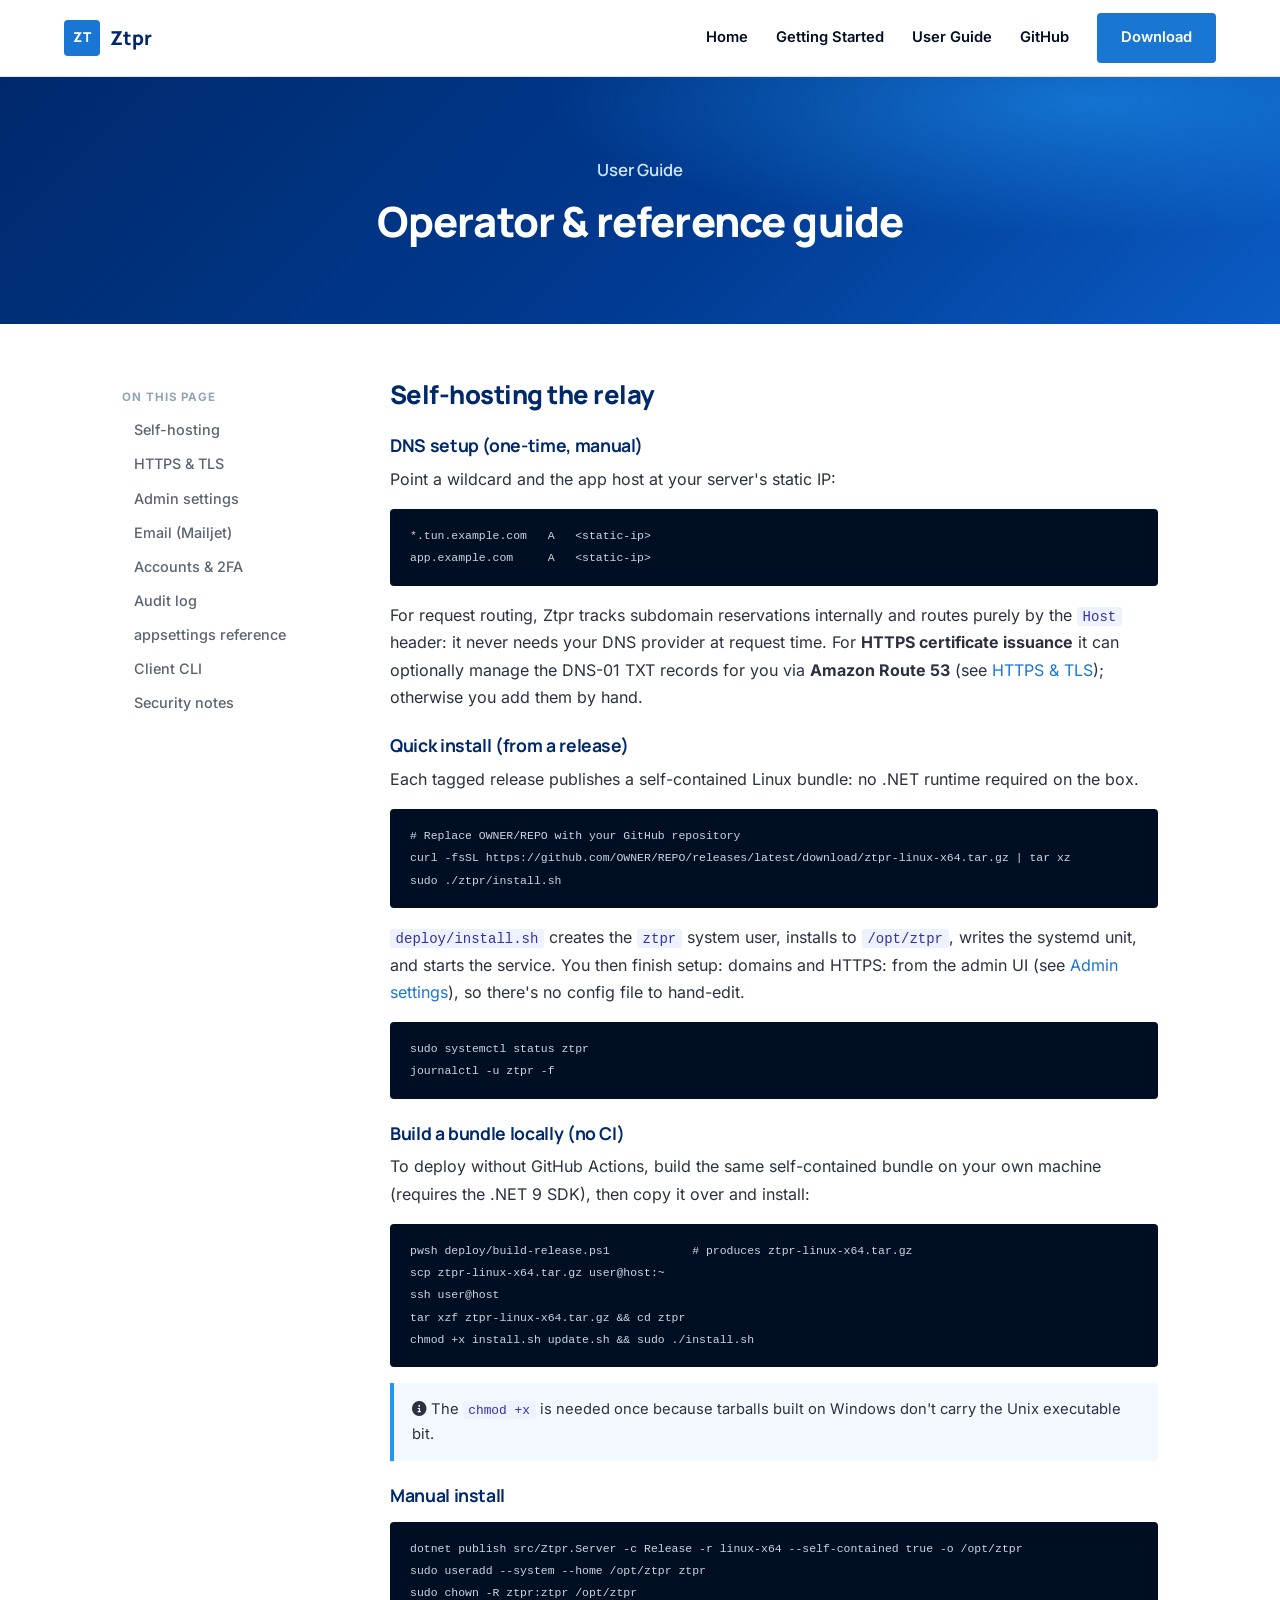
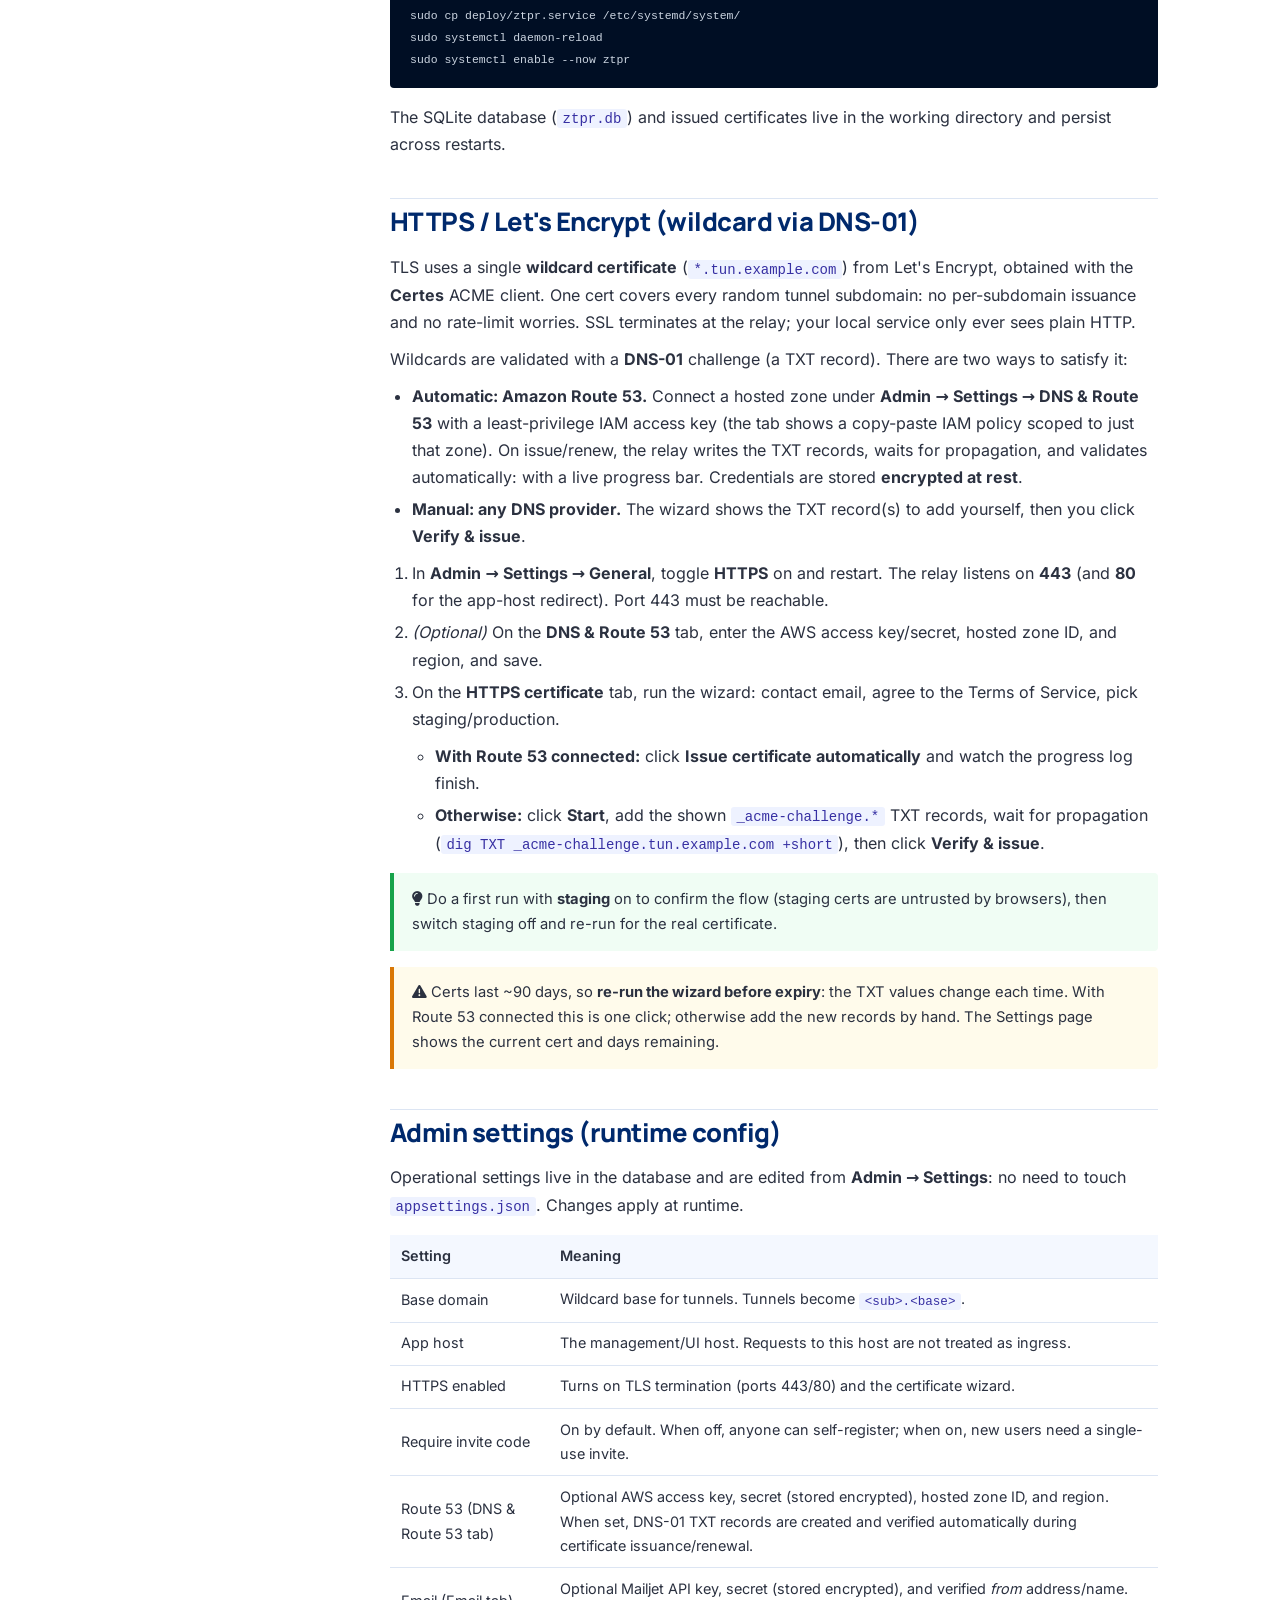
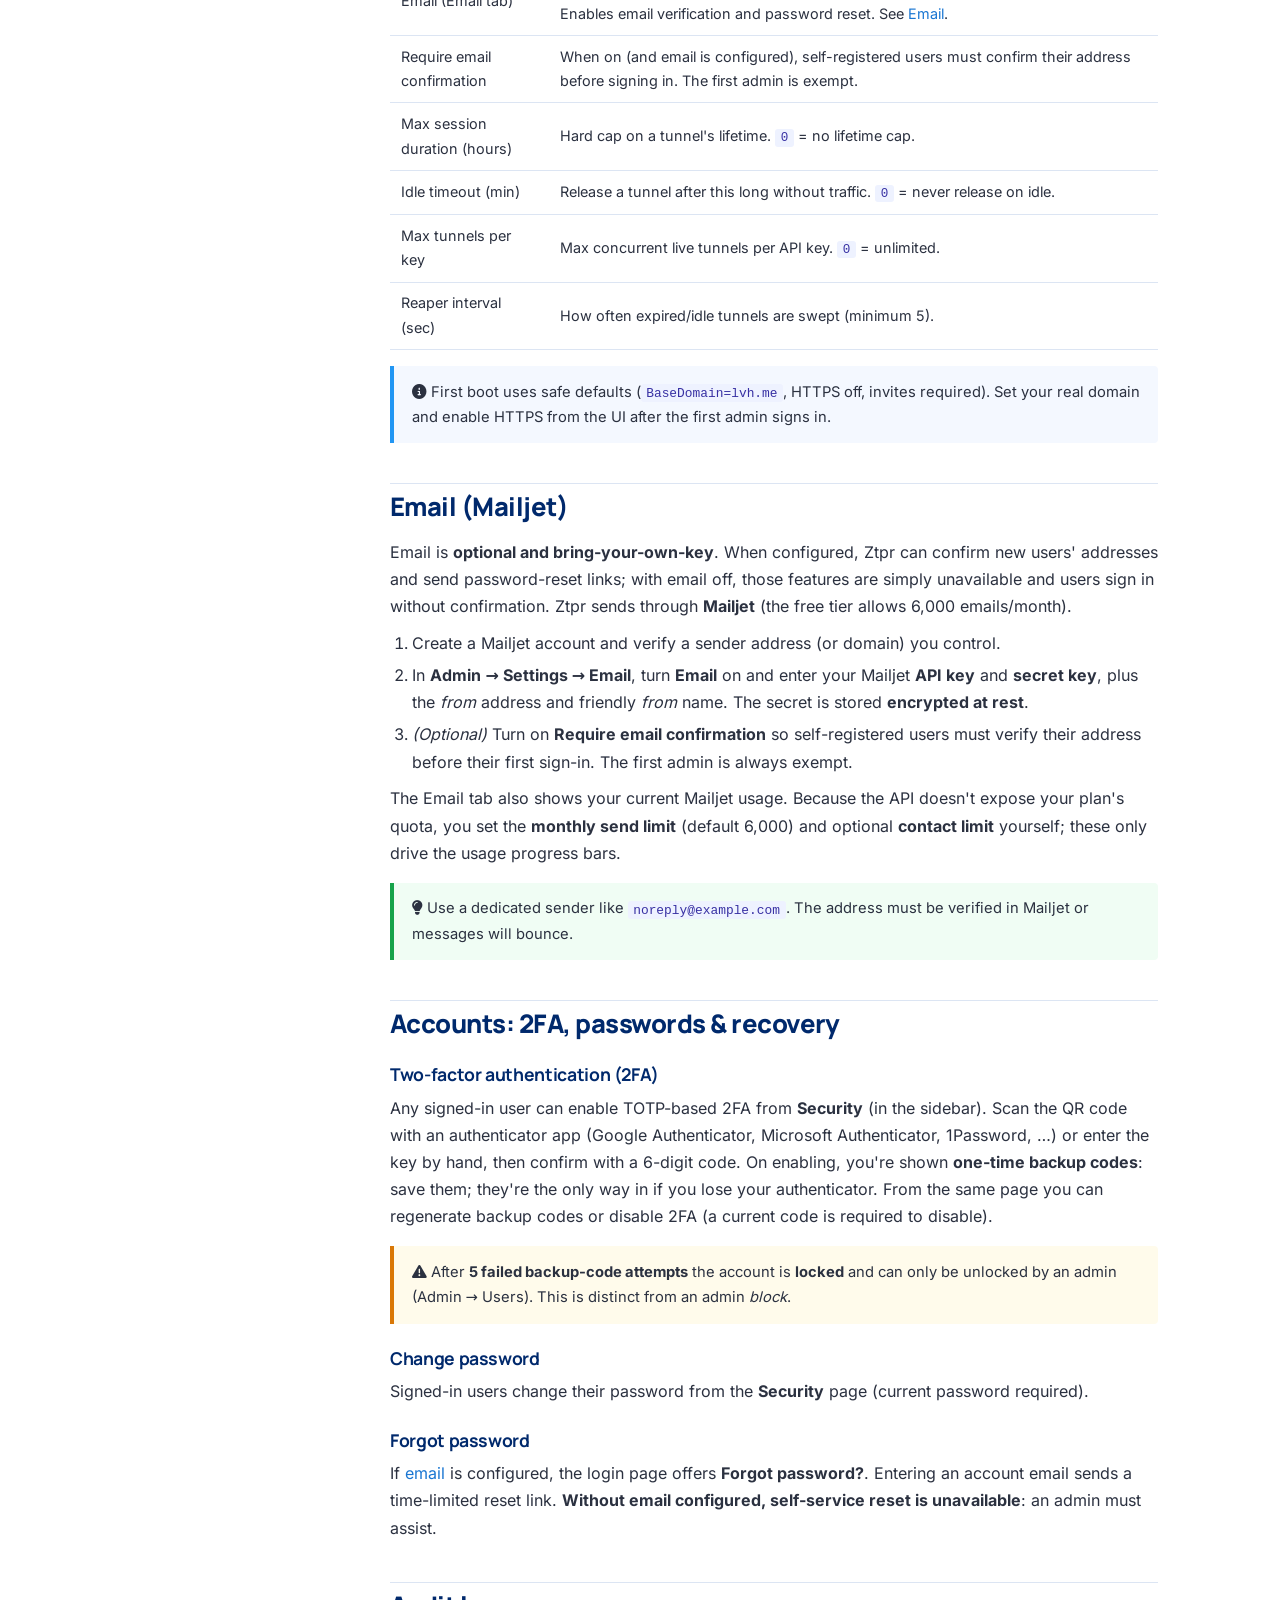
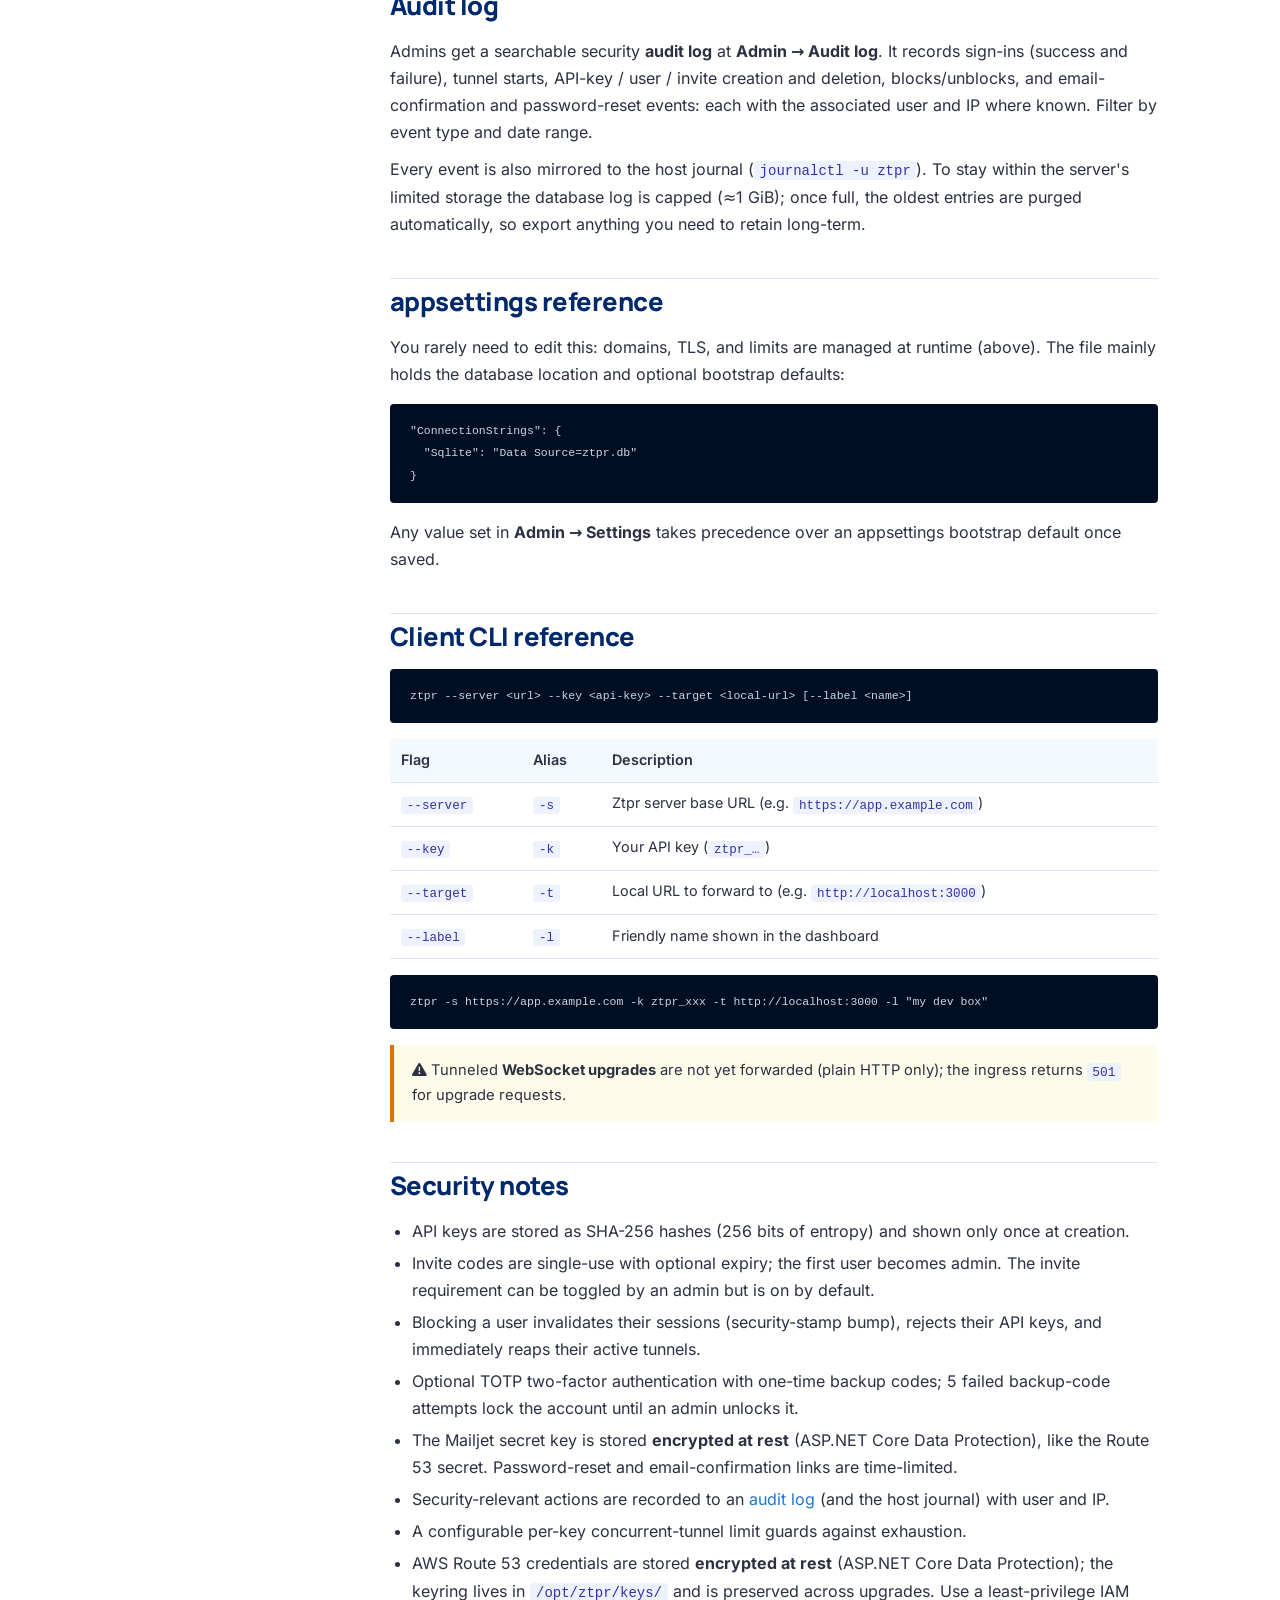
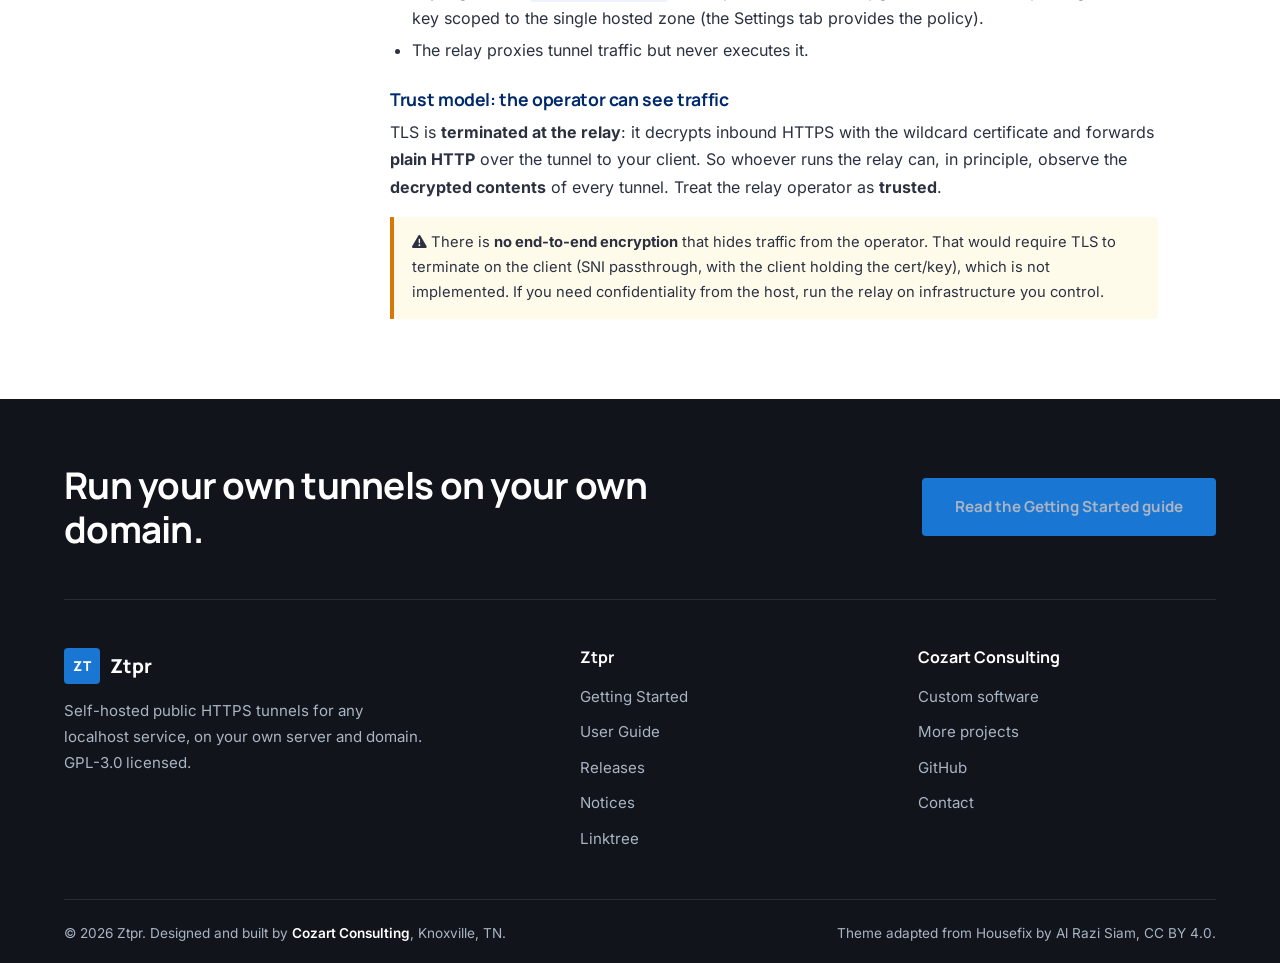
<file: docs/user-guide.html>
<!DOCTYPE html>
<html lang="en">
<head>
  <meta charset="UTF-8" />
  <meta name="viewport" content="width=device-width, initial-scale=1.0" />
  <title>User Guide | Ztpr</title>
  <meta name="description" content="Ztpr user guide: self-hosting on Linux, automatic wildcard HTTPS via Let's Encrypt, email, two-factor auth, the audit log, runtime settings, and the client CLI reference." />
  <meta name="theme-color" content="#00296c" />
  <link rel="canonical" href="https://ztpr.app/user-guide.html" />
  <link rel="icon" type="image/svg+xml" href="favicon.svg">
  <link rel="preload" href="fonts/Manrope-latin.woff2" as="font" type="font/woff2" crossorigin />
  <link rel="preload" href="fonts/Inter-latin.woff2" as="font" type="font/woff2" crossorigin />
  <link rel="stylesheet" href="lib/fontawesome/css/all.min.css" />
  <link rel="stylesheet" href="theme.css" />
  <style>
    *, *::before, *::after { box-sizing:border-box; margin:0; padding:0; }
    :root {
      --indigo:#4f46e5; --indigo-d:#4338ca; --dark:#0f172a; --gray:#64748b;
      --light:#f8fafc; --border:#e2e8f0; --mono:'JetBrains Mono',ui-monospace,Menlo,monospace; --radius:12px;
    }
    body { font-family:'Inter',sans-serif; color:var(--dark); background:#fff; line-height:1.7; }
    a { color:var(--indigo); text-decoration:none; } a:hover { text-decoration:underline; }
    code { font-family:var(--mono); font-size:.875em; background:#eef2ff; color:#3730a3; padding:.1rem .35rem; border-radius:4px; }
    pre { font-family:var(--mono); background:#0b1020; color:#cbd5e1; padding:1rem 1.25rem; border-radius:10px; overflow-x:auto; font-size:.82rem; line-height:1.7; margin:1rem 0; }
    pre code { background:none; color:inherit; padding:0; }
    table { width:100%; border-collapse:collapse; margin:1rem 0; font-size:.9rem; }
    th, td { text-align:left; padding:.55rem .7rem; border-bottom:1px solid var(--border); }
    th { background:var(--light); font-weight:600; }

    
    
    
    .zt-badge { width:32px; height:32px; border-radius:8px; background:var(--indigo); color:#fff; display:flex; align-items:center; justify-content:center; font-weight:800; font-size:.85rem; flex-shrink:0; }
    
    
    
    
    
    
    
    
    
    
    

    .page-head { background:linear-gradient(160deg,#eef2ff 0%,#fff 70%); padding:3rem 2rem 2rem; text-align:center; border-bottom:1px solid var(--border); }
    .page-head .eyebrow { color:var(--indigo); font-weight:700; font-size:.8rem; letter-spacing:.08em; text-transform:uppercase; }
    .page-head h1 { font-size:clamp(1.8rem,4vw,2.6rem); font-weight:800; margin:.5rem 0; }

    .layout { max-width:1100px; margin:0 auto; display:grid; grid-template-columns:220px 1fr; gap:3rem; padding:3rem 2rem 4rem; }
    .toc { position:sticky; top:90px; align-self:start; font-size:.9rem; }
    .toc a { display:block; color:var(--gray); padding:.3rem 0 .3rem .6rem; font-weight:500; border-left:2px solid transparent; transition:color .15s, border-color .15s; }
    .toc a:hover { color:var(--indigo); text-decoration:none; }
    .toc a.active { color:var(--indigo); font-weight:700; border-left-color:var(--indigo); }
    .toc .toc-h { font-size:.72rem; text-transform:uppercase; letter-spacing:.08em; color:#94a3b8; font-weight:700; margin:1rem 0 .35rem; }

    article h2 { font-size:1.6rem; font-weight:800; margin:2.5rem 0 1rem; scroll-margin-top:80px; padding-top:.5rem; border-top:1px solid var(--border); }
    article h2:first-child { border-top:none; margin-top:0; }
    article h3 { font-size:1.1rem; font-weight:700; margin:1.5rem 0 .5rem; }
    article p { margin:.6rem 0; }
    article ul, article ol { margin:.6rem 0 .6rem 1.4rem; }
    article li { margin:.3rem 0; }
    .callout { border-left:4px solid var(--indigo); background:#eef2ff; padding:.85rem 1.1rem; border-radius:0 8px 8px 0; margin:1rem 0; font-size:.92rem; }
    .callout.tip { border-color:#16a34a; background:#f0fdf4; }
    .callout.warn { border-color:#d97706; background:#fffbeb; }

    
    
    @media (max-width:820px){ .layout{grid-template-columns:1fr;} .toc{display:none;}   }
  </style>
  <link rel="stylesheet" href="site.css" />
</head>
<body>

<header class="site-header">
  <div class="container nav">
    <a class="brand" href="index.html"><span class="zt-badge">ZT</span> <span>Ztpr</span></a>
    <button class="nav-toggle" id="navToggle" aria-label="Toggle menu" aria-expanded="false" aria-controls="navLinks"><span></span><span></span><span></span></button>
    <nav class="nav-links" id="navLinks">
      <a href="index.html">Home</a>
      <a href="getting-started.html">Getting Started</a>
      <a href="user-guide.html">User Guide</a>
      <a href="https://github.com/JTCozart/ZTPR">GitHub</a>
      <a class="nav-cta" href="https://github.com/JTCozart/ZTPR/releases/latest">Download</a>
    </nav>
  </div>
</header>

<div class="page-head">
  <div class="eyebrow">User Guide</div>
  <h1>Operator &amp; reference guide</h1>
</div>

<div class="layout">
  <aside class="toc">
    <div class="toc-h">On this page</div>
    <a href="#self-hosting">Self-hosting</a>
    <a href="#https-tls">HTTPS &amp; TLS</a>
    <a href="#settings">Admin settings</a>
    <a href="#email">Email (Mailjet)</a>
    <a href="#accounts">Accounts &amp; 2FA</a>
    <a href="#audit">Audit log</a>
    <a href="#configuration">appsettings reference</a>
    <a href="#cli">Client CLI</a>
    <a href="#security">Security notes</a>
  </aside>

  <article>
    <h2 id="self-hosting">Self-hosting the relay</h2>

    <h3>DNS setup (one-time, manual)</h3>
    <p>Point a wildcard and the app host at your server's static IP:</p>
    <pre><code>*.tun.example.com   A   &lt;static-ip&gt;
app.example.com     A   &lt;static-ip&gt;</code></pre>
    <p>For request routing, Ztpr tracks subdomain reservations internally and routes purely by the <code>Host</code> header: it never needs your DNS provider at request time. For <strong>HTTPS certificate issuance</strong> it can optionally manage the DNS-01 TXT records for you via <strong>Amazon Route 53</strong> (see <a href="#https-tls">HTTPS &amp; TLS</a>); otherwise you add them by hand.</p>

    <h3>Quick install (from a release)</h3>
    <p>Each tagged release publishes a self-contained Linux bundle: no .NET runtime required on the box.</p>
    <pre><code># Replace OWNER/REPO with your GitHub repository
curl -fsSL https://github.com/OWNER/REPO/releases/latest/download/ztpr-linux-x64.tar.gz | tar xz
sudo ./ztpr/install.sh</code></pre>
    <p><code>deploy/install.sh</code> creates the <code>ztpr</code> system user, installs to <code>/opt/ztpr</code>, writes the systemd unit, and starts the service. You then finish setup: domains and HTTPS: from the admin UI (see <a href="#settings">Admin settings</a>), so there's no config file to hand-edit.</p>
    <pre><code>sudo systemctl status ztpr
journalctl -u ztpr -f</code></pre>

    <h3>Build a bundle locally (no CI)</h3>
    <p>To deploy without GitHub Actions, build the same self-contained bundle on your own machine (requires the .NET 9 SDK), then copy it over and install:</p>
    <pre><code>pwsh deploy/build-release.ps1            # produces ztpr-linux-x64.tar.gz
scp ztpr-linux-x64.tar.gz user@host:~
ssh user@host
tar xzf ztpr-linux-x64.tar.gz &amp;&amp; cd ztpr
chmod +x install.sh update.sh &amp;&amp; sudo ./install.sh</code></pre>
    <div class="callout"><i class="fa-solid fa-circle-info"></i> The <code>chmod +x</code> is needed once because tarballs built on Windows don't carry the Unix executable bit.</div>

    <h3>Manual install</h3>
    <pre><code>dotnet publish src/Ztpr.Server -c Release -r linux-x64 --self-contained true -o /opt/ztpr
sudo useradd --system --home /opt/ztpr ztpr
sudo chown -R ztpr:ztpr /opt/ztpr
sudo cp deploy/ztpr.service /etc/systemd/system/
sudo systemctl daemon-reload
sudo systemctl enable --now ztpr</code></pre>
    <p>The SQLite database (<code>ztpr.db</code>) and issued certificates live in the working directory and persist across restarts.</p>

    <h2 id="https-tls">HTTPS / Let's Encrypt (wildcard via DNS-01)</h2>
    <p>TLS uses a single <strong>wildcard certificate</strong> (<code>*.tun.example.com</code>) from Let's Encrypt, obtained with the <strong>Certes</strong> ACME client. One cert covers every random tunnel subdomain: no per-subdomain issuance and no rate-limit worries. SSL terminates at the relay; your local service only ever sees plain HTTP.</p>
    <p>Wildcards are validated with a <strong>DNS-01</strong> challenge (a TXT record). There are two ways to satisfy it:</p>
    <ul>
      <li><strong>Automatic: Amazon Route 53.</strong> Connect a hosted zone under <strong>Admin &rarr; Settings &rarr; DNS &amp; Route 53</strong> with a least-privilege IAM access key (the tab shows a copy-paste IAM policy scoped to just that zone). On issue/renew, the relay writes the TXT records, waits for propagation, and validates automatically: with a live progress bar. Credentials are stored <strong>encrypted at rest</strong>.</li>
      <li><strong>Manual: any DNS provider.</strong> The wizard shows the TXT record(s) to add yourself, then you click <strong>Verify &amp; issue</strong>.</li>
    </ul>
    <ol>
      <li>In <strong>Admin &rarr; Settings &rarr; General</strong>, toggle <strong>HTTPS</strong> on and restart. The relay listens on <strong>443</strong> (and <strong>80</strong> for the app-host redirect). Port 443 must be reachable.</li>
      <li><em>(Optional)</em> On the <strong>DNS &amp; Route 53</strong> tab, enter the AWS access key/secret, hosted zone ID, and region, and save.</li>
      <li>On the <strong>HTTPS certificate</strong> tab, run the wizard: contact email, agree to the Terms of Service, pick staging/production.
        <ul>
          <li><strong>With Route 53 connected:</strong> click <strong>Issue certificate automatically</strong> and watch the progress log finish.</li>
          <li><strong>Otherwise:</strong> click <strong>Start</strong>, add the shown <code>_acme-challenge.*</code> TXT records, wait for propagation (<code>dig TXT _acme-challenge.tun.example.com +short</code>), then click <strong>Verify &amp; issue</strong>.</li>
        </ul>
      </li>
    </ol>
    <div class="callout tip"><i class="fa-solid fa-lightbulb"></i> Do a first run with <strong>staging</strong> on to confirm the flow (staging certs are untrusted by browsers), then switch staging off and re-run for the real certificate.</div>
    <div class="callout warn"><i class="fa-solid fa-triangle-exclamation"></i> Certs last ~90 days, so <strong>re-run the wizard before expiry</strong>: the TXT values change each time. With Route 53 connected this is one click; otherwise add the new records by hand. The Settings page shows the current cert and days remaining.</div>

    <h2 id="settings">Admin settings (runtime config)</h2>
    <p>Operational settings live in the database and are edited from <strong>Admin &rarr; Settings</strong>: no need to touch <code>appsettings.json</code>. Changes apply at runtime.</p>
    <table>
      <tr><th>Setting</th><th>Meaning</th></tr>
      <tr><td>Base domain</td><td>Wildcard base for tunnels. Tunnels become <code>&lt;sub&gt;.&lt;base&gt;</code>.</td></tr>
      <tr><td>App host</td><td>The management/UI host. Requests to this host are not treated as ingress.</td></tr>
      <tr><td>HTTPS enabled</td><td>Turns on TLS termination (ports 443/80) and the certificate wizard.</td></tr>
      <tr><td>Require invite code</td><td>On by default. When off, anyone can self-register; when on, new users need a single-use invite.</td></tr>
      <tr><td>Route 53 (DNS &amp; Route 53 tab)</td><td>Optional AWS access key, secret (stored encrypted), hosted zone ID, and region. When set, DNS-01 TXT records are created and verified automatically during certificate issuance/renewal.</td></tr>
      <tr><td>Email (Email tab)</td><td>Optional Mailjet API key, secret (stored encrypted), and verified <em>from</em> address/name. Enables email verification and password reset. See <a href="#email">Email</a>.</td></tr>
      <tr><td>Require email confirmation</td><td>When on (and email is configured), self-registered users must confirm their address before signing in. The first admin is exempt.</td></tr>
      <tr><td>Max session duration (hours)</td><td>Hard cap on a tunnel's lifetime. <code>0</code> = no lifetime cap.</td></tr>
      <tr><td>Idle timeout (min)</td><td>Release a tunnel after this long without traffic. <code>0</code> = never release on idle.</td></tr>
      <tr><td>Max tunnels per key</td><td>Max concurrent live tunnels per API key. <code>0</code> = unlimited.</td></tr>
      <tr><td>Reaper interval (sec)</td><td>How often expired/idle tunnels are swept (minimum 5).</td></tr>
    </table>
    <div class="callout"><i class="fa-solid fa-circle-info"></i> First boot uses safe defaults (<code>BaseDomain=lvh.me</code>, HTTPS off, invites required). Set your real domain and enable HTTPS from the UI after the first admin signs in.</div>

    <h2 id="email">Email (Mailjet)</h2>
    <p>Email is <strong>optional and bring-your-own-key</strong>. When configured, Ztpr can confirm new users' addresses and send password-reset links; with email off, those features are simply unavailable and users sign in without confirmation. Ztpr sends through <strong>Mailjet</strong> (the free tier allows 6,000 emails/month).</p>
    <ol>
      <li>Create a Mailjet account and verify a sender address (or domain) you control.</li>
      <li>In <strong>Admin &rarr; Settings &rarr; Email</strong>, turn <strong>Email</strong> on and enter your Mailjet <strong>API key</strong> and <strong>secret key</strong>, plus the <em>from</em> address and friendly <em>from</em> name. The secret is stored <strong>encrypted at rest</strong>.</li>
      <li><em>(Optional)</em> Turn on <strong>Require email confirmation</strong> so self-registered users must verify their address before their first sign-in. The first admin is always exempt.</li>
    </ol>
    <p>The Email tab also shows your current Mailjet usage. Because the API doesn't expose your plan's quota, you set the <strong>monthly send limit</strong> (default 6,000) and optional <strong>contact limit</strong> yourself; these only drive the usage progress bars.</p>
    <div class="callout tip"><i class="fa-solid fa-lightbulb"></i> Use a dedicated sender like <code>noreply@example.com</code>. The address must be verified in Mailjet or messages will bounce.</div>

    <h2 id="accounts">Accounts: 2FA, passwords &amp; recovery</h2>

    <h3>Two-factor authentication (2FA)</h3>
    <p>Any signed-in user can enable TOTP-based 2FA from <strong>Security</strong> (in the sidebar). Scan the QR code with an authenticator app (Google Authenticator, Microsoft Authenticator, 1Password, …) or enter the key by hand, then confirm with a 6-digit code. On enabling, you're shown <strong>one-time backup codes</strong>: save them; they're the only way in if you lose your authenticator. From the same page you can regenerate backup codes or disable 2FA (a current code is required to disable).</p>
    <div class="callout warn"><i class="fa-solid fa-triangle-exclamation"></i> After <strong>5 failed backup-code attempts</strong> the account is <strong>locked</strong> and can only be unlocked by an admin (Admin &rarr; Users). This is distinct from an admin <em>block</em>.</div>

    <h3>Change password</h3>
    <p>Signed-in users change their password from the <strong>Security</strong> page (current password required).</p>

    <h3>Forgot password</h3>
    <p>If <a href="#email">email</a> is configured, the login page offers <strong>Forgot password?</strong>. Entering an account email sends a time-limited reset link. <strong>Without email configured, self-service reset is unavailable</strong>: an admin must assist.</p>

    <h2 id="audit">Audit log</h2>
    <p>Admins get a searchable security <strong>audit log</strong> at <strong>Admin &rarr; Audit log</strong>. It records sign-ins (success and failure), tunnel starts, API-key / user / invite creation and deletion, blocks/unblocks, and email-confirmation and password-reset events: each with the associated user and IP where known. Filter by event type and date range.</p>
    <p>Every event is also mirrored to the host journal (<code>journalctl -u ztpr</code>). To stay within the server's limited storage the database log is capped (≈1&nbsp;GiB); once full, the oldest entries are purged automatically, so export anything you need to retain long-term.</p>

    <h2 id="configuration">appsettings reference</h2>
    <p>You rarely need to edit this: domains, TLS, and limits are managed at runtime (above). The file mainly holds the database location and optional bootstrap defaults:</p>
    <pre><code>"ConnectionStrings": {
  "Sqlite": "Data Source=ztpr.db"
}</code></pre>
    <p>Any value set in <strong>Admin &rarr; Settings</strong> takes precedence over an appsettings bootstrap default once saved.</p>

    <h2 id="cli">Client CLI reference</h2>
    <pre><code>ztpr --server &lt;url&gt; --key &lt;api-key&gt; --target &lt;local-url&gt; [--label &lt;name&gt;]</code></pre>
    <table>
      <tr><th>Flag</th><th>Alias</th><th>Description</th></tr>
      <tr><td><code>--server</code></td><td><code>-s</code></td><td>Ztpr server base URL (e.g. <code>https://app.example.com</code>)</td></tr>
      <tr><td><code>--key</code></td><td><code>-k</code></td><td>Your API key (<code>ztpr_…</code>)</td></tr>
      <tr><td><code>--target</code></td><td><code>-t</code></td><td>Local URL to forward to (e.g. <code>http://localhost:3000</code>)</td></tr>
      <tr><td><code>--label</code></td><td><code>-l</code></td><td>Friendly name shown in the dashboard</td></tr>
    </table>
    <pre><code>ztpr -s https://app.example.com -k ztpr_xxx -t http://localhost:3000 -l "my dev box"</code></pre>
    <div class="callout warn"><i class="fa-solid fa-triangle-exclamation"></i> Tunneled <strong>WebSocket upgrades</strong> are not yet forwarded (plain HTTP only); the ingress returns <code>501</code> for upgrade requests.</div>

    <h2 id="security">Security notes</h2>
    <ul>
      <li>API keys are stored as SHA-256 hashes (256 bits of entropy) and shown only once at creation.</li>
      <li>Invite codes are single-use with optional expiry; the first user becomes admin. The invite requirement can be toggled by an admin but is on by default.</li>
      <li>Blocking a user invalidates their sessions (security-stamp bump), rejects their API keys, and immediately reaps their active tunnels.</li>
      <li>Optional TOTP two-factor authentication with one-time backup codes; 5 failed backup-code attempts lock the account until an admin unlocks it.</li>
      <li>The Mailjet secret key is stored <strong>encrypted at rest</strong> (ASP.NET Core Data Protection), like the Route 53 secret. Password-reset and email-confirmation links are time-limited.</li>
      <li>Security-relevant actions are recorded to an <a href="#audit">audit log</a> (and the host journal) with user and IP.</li>
      <li>A configurable per-key concurrent-tunnel limit guards against exhaustion.</li>
      <li>AWS Route 53 credentials are stored <strong>encrypted at rest</strong> (ASP.NET Core Data Protection); the keyring lives in <code>/opt/ztpr/keys/</code> and is preserved across upgrades. Use a least-privilege IAM key scoped to the single hosted zone (the Settings tab provides the policy).</li>
      <li>The relay proxies tunnel traffic but never executes it.</li>
    </ul>

    <h3>Trust model: the operator can see traffic</h3>
    <p>TLS is <strong>terminated at the relay</strong>: it decrypts inbound HTTPS with the wildcard certificate and forwards <strong>plain HTTP</strong> over the tunnel to your client. So whoever runs the relay can, in principle, observe the <strong>decrypted contents</strong> of every tunnel. Treat the relay operator as <strong>trusted</strong>.</p>
    <div class="callout warn"><i class="fa-solid fa-triangle-exclamation"></i> There is <strong>no end-to-end encryption</strong> that hides traffic from the operator. That would require TLS to terminate on the client (SNI passthrough, with the client holding the cert/key), which is not implemented. If you need confidentiality from the host, run the relay on infrastructure you control.</div>
  </article>
</div>

<footer class="site-footer">
  <div class="container">
    <div class="footer-cta">
      <h2>Run your own tunnels on your own domain.</h2>
      <a class="btn btn-primary" href="getting-started.html">Read the Getting Started guide</a>
    </div>

    <div class="footer-grid">
      <div class="footer-brand">
        <a class="brand" href="index.html"><span class="zt-badge">ZT</span> <span>Ztpr</span></a>
        <p>Self-hosted public HTTPS tunnels for any localhost service, on your own server and domain. GPL-3.0 licensed.</p>
      </div>

      <nav class="footer-col" aria-label="Ztpr">
        <h3>Ztpr</h3>
        <ul>
          <li><a href="getting-started.html">Getting Started</a></li>
          <li><a href="user-guide.html">User Guide</a></li>
          <li><a href="https://github.com/JTCozart/ZTPR/releases">Releases</a></li>
          <li><a href="https://github.com/JTCozart/ZTPR/blob/master/NOTICE">Notices</a></li>
          <li><a href="https://linktr.ee/jtczrt">Linktree</a></li>
        </ul>
      </nav>

      <nav class="footer-col" aria-label="Cozart Consulting">
        <h3>Cozart Consulting</h3>
        <ul>
          <li><a href="https://cozartconsulting.com/">Custom software</a></li>
          <li><a href="https://cozartconsulting.com/#work">More projects</a></li>
          <li><a href="https://github.com/JTCozart">GitHub</a></li>
          <li><a href="https://cozartconsulting.com/#contact">Contact</a></li>
        </ul>
      </nav>
    </div>

    <div class="footer-bottom">
      <span>&copy; <span id="year">2026</span> Ztpr. Designed and built by <a href="https://cozartconsulting.com/">Cozart Consulting</a>, Knoxville, TN.</span>
      <span class="theme-credit">Theme adapted from <a href="https://www.figma.com/community/file/1479561357645494407">Housefix</a> by Al Razi Siam, <a href="https://creativecommons.org/licenses/by/4.0/">CC BY 4.0</a>.</span>
    </div>
  </div>
</footer>

<script>
  (function () {
    var toggle = document.getElementById('navToggle');
    var links = document.getElementById('navLinks');
    if (!toggle || !links) return;
    toggle.addEventListener('click', function () {
      var open = links.classList.toggle('open');
      toggle.classList.toggle('open', open);
      toggle.setAttribute('aria-expanded', open ? 'true' : 'false');
    });
    links.querySelectorAll('a').forEach(function (a) {
      a.addEventListener('click', function () {
        links.classList.remove('open');
        toggle.classList.remove('open');
        toggle.setAttribute('aria-expanded', 'false');
      });
    });
  })();
  document.getElementById('year').textContent = new Date().getFullYear();
</script>
</body>
</html>
</file>
<file: docs/theme.css>
/*
  Cozart marketing theme, shared by every product marketing page.
  Canonical copy: .claude/marketing-kit/theme.css. Sites keep a copy beside their index.html;
  edit the canonical file and copy it out, never fork a site's copy. Rules are in .claude/design.md.

  Layout, colour and type are adapted from "Housefix - Handyman Plumber Website" by Al Razi Siam
  (figma.com/community/file/1479561357645494407), licensed CC BY 4.0. Changes: own markup and CSS,
  darker primary blue for text contrast, no template images, logo or copy.
*/

@font-face {
  font-family: "Manrope";
  src: url("fonts/Manrope-latin.woff2") format("woff2");
  font-weight: 500 800;
  font-display: swap;
}
@font-face {
  font-family: "Inter";
  src: url("fonts/Inter-latin.woff2") format("woff2");
  font-weight: 400 700;
  font-display: swap;
}

:root {
  --mk-primary: #1976d2;          /* buttons, links, eyebrows: 4.6:1 with white */
  --mk-primary-hover: #1565c0;
  --mk-primary-bright: #2196f3;   /* decoration only (icons, glows), never small text */
  --mk-primary-soft: rgba(33, 150, 243, 0.1);
  --mk-navy: #00296c;             /* headings */
  --mk-ink: #000e24;              /* top bar, hero base */
  --mk-footer: #11141b;
  --mk-tint: #f4f8ff;             /* alternate section band, card fill */
  --mk-surface: #ffffff;
  --mk-text: #2b3140;
  --mk-muted: #5b6472;
  --mk-border: #dce5f3;
  --mk-on-dark: #ffffff;
  --mk-on-dark-muted: #aab4c3;
  --mk-radius: 4px;
  --mk-radius-lg: 8px;
  --mk-shadow: 0 10px 30px rgba(0, 41, 108, 0.08);
  --mk-shadow-hover: 0 16px 40px rgba(0, 41, 108, 0.14);
  --mk-maxw: 1200px;
  --mk-section-pad: 100px;
  --mk-font-heading: "Manrope", "Inter", system-ui, -apple-system, "Segoe UI", Roboto, sans-serif;
  --mk-font-body: "Inter", system-ui, -apple-system, "Segoe UI", Roboto, sans-serif;
  --mk-font-mono: ui-monospace, "Cascadia Code", "SFMono-Regular", Consolas, monospace;
}

* { box-sizing: border-box; }
html { scroll-behavior: smooth; }
body {
  margin: 0;
  background: var(--mk-surface);
  color: var(--mk-text);
  font-family: var(--mk-font-body);
  font-size: 16px;
  line-height: 1.65;
  -webkit-font-smoothing: antialiased;
}
img { max-width: 100%; height: auto; }
a { color: var(--mk-primary); text-decoration: none; }
a:hover { text-decoration: underline; }
h1, h2, h3, h4 {
  font-family: var(--mk-font-heading);
  color: var(--mk-navy);
  line-height: 1.2;
  letter-spacing: -0.02em;
}
:focus-visible { outline: 3px solid var(--mk-primary-bright); outline-offset: 2px; }

.container { width: 100%; max-width: var(--mk-maxw); margin: 0 auto; padding: 0 24px; }

/* Top bar */
.topbar { background: var(--mk-ink); color: var(--mk-on-dark); font-size: 0.8rem; font-weight: 600; }
.topbar-inner { display: flex; align-items: center; justify-content: space-between; gap: 16px; min-height: 38px; flex-wrap: wrap; }
.topbar-items { display: flex; gap: 24px; flex-wrap: wrap; }
.topbar a { color: var(--mk-on-dark); }
.topbar i { margin-right: 6px; color: var(--mk-primary-bright); }

/* Header and navigation */
.site-header {
  position: sticky;
  top: 0;
  z-index: 50;
  background: var(--mk-surface);
  box-shadow: 0 1px 0 var(--mk-border);
}
.nav { display: flex; align-items: center; justify-content: space-between; height: 76px; position: relative; }
.brand { display: flex; align-items: center; gap: 10px; color: var(--mk-navy); font-family: var(--mk-font-heading); font-weight: 800; font-size: 1.2rem; }
.brand:hover { text-decoration: none; }
.brand img { width: 36px; height: 36px; }
.brand-mark {
  display: inline-flex; align-items: center; justify-content: center;
  min-width: 36px; height: 36px; padding: 0 6px;
  border-radius: var(--mk-radius);
  background: var(--mk-primary); color: #fff;
  font-family: var(--mk-font-mono); font-size: 0.8rem; font-weight: 700;
}
.nav-links { display: flex; align-items: center; gap: 28px; }
.nav-links a { color: var(--mk-ink); font-weight: 600; font-size: 0.92rem; }
.nav-links a:hover, .nav-links a.active { color: var(--mk-primary); text-decoration: none; }
.nav-links a.nav-cta {
  color: #fff;
  background: var(--mk-primary);
  padding: 12px 24px;
  border-radius: var(--mk-radius);
}
.nav-links a.nav-cta:hover { background: var(--mk-primary-hover); color: #fff; }
.nav-toggle {
  display: none;
  flex-direction: column; justify-content: center; gap: 5px;
  width: 42px; height: 42px;
  border: 1px solid var(--mk-border); border-radius: var(--mk-radius);
  background: var(--mk-surface); cursor: pointer;
}
.nav-toggle span { display: block; width: 18px; height: 2px; margin: 0 auto; background: var(--mk-ink); transition: transform 0.2s ease, opacity 0.2s ease; }
.nav-toggle.open span:nth-child(1) { transform: translateY(7px) rotate(45deg); }
.nav-toggle.open span:nth-child(2) { opacity: 0; }
.nav-toggle.open span:nth-child(3) { transform: translateY(-7px) rotate(-45deg); }

/* Hero: a saturated blue band standing in for the template's photo with a blue overlay */
.hero {
  position: relative;
  overflow: hidden;
  color: var(--mk-on-dark);
  padding: 120px 0 110px;
  background:
    radial-gradient(70% 90% at 85% 10%, rgba(33, 150, 243, 0.55), transparent 60%),
    radial-gradient(60% 80% at 0% 100%, rgba(25, 118, 210, 0.45), transparent 60%),
    linear-gradient(135deg, #00296c 0%, #003a91 55%, #0b5cc4 100%);
}
.hero::before {
  content: "";
  position: absolute; inset: 0;
  background-image:
    linear-gradient(rgba(255, 255, 255, 0.06) 1px, transparent 1px),
    linear-gradient(90deg, rgba(255, 255, 255, 0.06) 1px, transparent 1px);
  background-size: 48px 48px;
  mask-image: linear-gradient(90deg, transparent 0%, #000 60%);
  -webkit-mask-image: linear-gradient(90deg, transparent 0%, #000 60%);
  pointer-events: none;
}
.hero .container { position: relative; }
.hero h1 { color: #fff; font-size: clamp(2.3rem, 5.4vw, 3.6rem); font-weight: 800; line-height: 1.15; margin: 0 0 22px; max-width: 820px; }
.hero .lead { color: rgba(255, 255, 255, 0.88); font-size: 1.12rem; max-width: 660px; margin: 0 0 36px; }
.hero .eyebrow { color: #cfe5ff; }
.hero-cta { display: flex; flex-wrap: wrap; gap: 16px; }
.hero-stats {
  display: grid; grid-template-columns: repeat(3, minmax(0, 1fr)); gap: 24px;
  margin-top: 64px; padding-top: 32px;
  border-top: 1px solid rgba(255, 255, 255, 0.2);
  max-width: 860px;
}
.hero-stats div { display: flex; flex-direction: column; }
.hero-stats strong { font-family: var(--mk-font-heading); font-size: 1.15rem; color: #fff; }
.hero-stats span { color: rgba(255, 255, 255, 0.75); font-size: 0.92rem; }

/* Eyebrow: the short blue label above a heading */
.eyebrow { font-family: var(--mk-font-heading); font-size: 1.05rem; font-weight: 600; color: var(--mk-primary); margin: 0 0 12px; letter-spacing: -0.01em; }

/* Buttons */
.btn {
  display: inline-flex; align-items: center; justify-content: center; gap: 8px;
  padding: 15px 32px;
  border-radius: var(--mk-radius);
  border: 1px solid transparent;
  font-family: var(--mk-font-heading); font-weight: 700; font-size: 0.95rem;
  cursor: pointer;
  transition: background 0.15s ease, color 0.15s ease, border-color 0.15s ease, transform 0.15s ease;
}
.btn:hover { text-decoration: none; transform: translateY(-1px); }
.btn-primary { background: var(--mk-primary); color: #fff; }
.btn-primary:hover { background: var(--mk-primary-hover); color: #fff; }
.btn-ghost { background: transparent; color: var(--mk-primary); border-color: var(--mk-primary); }
.btn-ghost:hover { background: var(--mk-primary); color: #fff; }
.btn-light { background: #fff; color: var(--mk-navy); }
.btn-light:hover { background: var(--mk-tint); color: var(--mk-navy); }
.btn-outline-light { background: transparent; color: #fff; border-color: rgba(255, 255, 255, 0.7); }
.btn-outline-light:hover { background: #fff; color: var(--mk-navy); }
.btn-sm { padding: 10px 20px; font-size: 0.88rem; }
.btn-lg { padding: 18px 38px; font-size: 1.02rem; }

/* Sections */
.section { padding: var(--mk-section-pad) 0; scroll-margin-top: 90px; }
.section-alt { background: var(--mk-tint); }
.section-head { text-align: center; max-width: 760px; margin: 0 auto 56px; }
.section-title { font-size: clamp(1.8rem, 3.6vw, 2.5rem); font-weight: 700; margin: 0 0 14px; }
.section-sub { color: var(--mk-muted); font-size: 1.06rem; margin: 0; }
.section-head .section-sub { margin: 0 auto; }

/* Grids and cards */
.grid { display: grid; gap: 28px; }
.grid-2 { grid-template-columns: repeat(2, minmax(0, 1fr)); }
.grid-3 { grid-template-columns: repeat(3, minmax(0, 1fr)); }
.grid-4 { grid-template-columns: repeat(4, minmax(0, 1fr)); }
.card {
  background: var(--mk-tint);
  border-radius: var(--mk-radius);
  border-bottom: 3px solid transparent;
  padding: 32px 28px;
  transition: background 0.15s ease, border-color 0.15s ease, box-shadow 0.15s ease, transform 0.15s ease;
}
.section-alt .card { background: var(--mk-surface); box-shadow: var(--mk-shadow); }
.card:hover { background: var(--mk-surface); border-bottom-color: var(--mk-primary-bright); box-shadow: var(--mk-shadow-hover); transform: translateY(-3px); }
.card h3 { font-size: 1.25rem; font-weight: 700; margin: 0 0 10px; }
.card p { color: var(--mk-muted); margin: 0; }
.card-icon {
  display: inline-flex; align-items: center; justify-content: center;
  width: 56px; height: 56px; margin-bottom: 20px;
  border-radius: var(--mk-radius);
  background: var(--mk-primary); color: #fff; font-size: 1.4rem;
}

/* Numbered steps */
.steps { display: grid; grid-template-columns: repeat(4, minmax(0, 1fr)); gap: 28px; counter-reset: step; }
.step { background: var(--mk-surface); border: 1px solid var(--mk-border); border-radius: var(--mk-radius); padding: 30px 26px; }
.section-alt .step { border-color: transparent; box-shadow: var(--mk-shadow); }
.step-num {
  display: inline-flex; align-items: center; justify-content: center;
  width: 44px; height: 44px; border-radius: 50%;
  background: var(--mk-primary-soft); color: var(--mk-primary);
  font-family: var(--mk-font-heading); font-weight: 800;
}
.step h3 { font-size: 1.15rem; margin: 16px 0 8px; }
.step p { color: var(--mk-muted); margin: 0; font-size: 0.96rem; }

/* Checklist with a blue tick, as on the template's pricing cards */
.check-list { list-style: none; margin: 0; padding: 0; display: grid; gap: 12px; }
.check-list li { position: relative; padding-left: 30px; }
.check-list li::before {
  content: ""; position: absolute; left: 0; top: 0.3em;
  width: 18px; height: 18px; border-radius: 50%;
  border: 2px solid var(--mk-primary-bright);
  background: radial-gradient(circle, var(--mk-primary-bright) 0 3px, transparent 4px);
}

/* Standard footer: CTA row, columns, credit line. Markup in .claude/marketing-kit/footer.html */
.site-footer { background: var(--mk-footer); color: var(--mk-on-dark-muted); font-size: 0.94rem; }
.site-footer a { color: var(--mk-on-dark-muted); }
.site-footer a:hover { color: #fff; text-decoration: none; }
.footer-cta { display: flex; align-items: center; justify-content: space-between; gap: 24px; flex-wrap: wrap; padding: 64px 0 48px; border-bottom: 1px solid rgba(255, 255, 255, 0.1); }
.footer-cta h2 { color: #fff; font-size: clamp(1.6rem, 3.2vw, 2.3rem); font-weight: 700; margin: 0; max-width: 720px; }
.footer-grid { display: grid; grid-template-columns: 1.6fr 1fr 1fr; gap: 40px; padding: 48px 0; }
.footer-brand .brand { color: #fff; margin-bottom: 14px; }
.footer-brand p { margin: 0 0 8px; max-width: 360px; }
.footer-col h3 { color: #fff; font-size: 1rem; font-weight: 700; margin: 0 0 16px; letter-spacing: 0; }
.footer-col ul { list-style: none; margin: 0; padding: 0; display: grid; gap: 10px; }
.footer-bottom { display: flex; justify-content: space-between; gap: 12px 24px; flex-wrap: wrap; padding: 22px 0 28px; border-top: 1px solid rgba(255, 255, 255, 0.1); font-size: 0.85rem; }
.footer-bottom a { color: #fff; font-weight: 600; }
.footer-bottom .theme-credit, .footer-bottom .theme-credit a { color: var(--mk-on-dark-muted); font-weight: 400; }

/* Responsive */
@media (max-width: 960px) {
  .grid-3, .grid-4, .steps { grid-template-columns: repeat(2, minmax(0, 1fr)); }
  .footer-grid { grid-template-columns: 1fr 1fr; }
  .footer-brand { grid-column: 1 / -1; }
}
@media (max-width: 760px) {
  :root { --mk-section-pad: 64px; }
  .topbar-inner { justify-content: center; padding: 6px 0; }
  .topbar-items { justify-content: center; gap: 6px 18px; }
  .nav { height: 66px; }
  .nav-toggle { display: flex; }
  .nav-links {
    position: absolute; top: 66px; left: -24px; right: -24px;
    flex-direction: column; align-items: stretch; gap: 0;
    background: var(--mk-surface);
    box-shadow: 0 12px 24px rgba(0, 14, 36, 0.12);
    max-height: 0; overflow: hidden; visibility: hidden;
    transition: max-height 0.25s ease;
  }
  .nav-links.open { max-height: 560px; visibility: visible; }
  .nav-links a { padding: 14px 24px; border-top: 1px solid var(--mk-border); }
  .nav-links a.nav-cta { border-radius: 0; text-align: center; }
  .hero { padding: 72px 0 64px; }
  .hero-stats { grid-template-columns: 1fr; gap: 16px; margin-top: 44px; }
  .grid-2, .grid-3, .grid-4, .steps { grid-template-columns: 1fr; }
  .footer-grid { gap: 32px 20px; }
  .section-head { margin-bottom: 40px; }
  .footer-cta { padding: 48px 0 36px; }
}
</file>
<file: docs/site.css>
/* Ztpr pages on the shared Cozart marketing theme (theme.css). Loaded after each page's own CSS. */
:root {
  --indigo: var(--mk-primary);
  --indigo-d: var(--mk-primary-hover);
  --dark: var(--mk-navy);
  --gray: var(--mk-muted);
  --light: var(--mk-tint);
  --border: var(--mk-border);
  --radius: var(--mk-radius);
  --mono: var(--mk-font-mono);
}
body { font-family: var(--mk-font-body); color: var(--mk-text); }
h1, h2, h3, h4 { font-family: var(--mk-font-heading); color: var(--mk-navy); letter-spacing: -0.02em; }
.site-footer h2, .site-footer h3 { color: #fff; }
.zt-badge { border-radius: var(--mk-radius); }
.brand .zt-badge { width: 36px; height: 36px; }

/* Home hero */
.hero {
  text-align: center;
  padding: 110px 24px 90px;
  background:
    radial-gradient(70% 90% at 85% 10%, rgba(33, 150, 243, 0.55), transparent 60%),
    radial-gradient(60% 80% at 0% 100%, rgba(25, 118, 210, 0.45), transparent 60%),
    linear-gradient(135deg, #00296c 0%, #003a91 55%, #0b5cc4 100%);
}
.hero h1 { color: #fff; }
.hero h1 span { color: #8cc8ff; }
.hero > p { color: rgba(255, 255, 255, 0.88); }
.hero-tag { background: transparent !important; color: #cfe5ff !important; border: 1px solid rgba(255, 255, 255, 0.35) !important; border-radius: var(--mk-radius) !important; }
.hero .btn-primary, .cta-section .btn-primary, .btn-primary, .btn-secondary { border-radius: var(--mk-radius); font-family: var(--mk-font-heading); font-weight: 700; }
.hero .btn-primary { background: #fff; color: var(--mk-navy); }
.hero .btn-primary:hover { background: var(--mk-tint); }
.hero .btn-secondary { background: transparent; color: #fff; border: 1px solid rgba(255, 255, 255, 0.7); }
.hero .btn-secondary:hover { background: #fff; color: var(--mk-navy); }
.ui-preview { border-radius: var(--mk-radius-lg); box-shadow: 0 30px 70px rgba(0, 14, 36, 0.35); text-align: left; }

/* Sections */
.section-tag { color: var(--mk-primary); font-family: var(--mk-font-heading); font-size: 1.05rem; font-weight: 600; letter-spacing: -0.01em; text-transform: none; }
.feature-card, .step { border-radius: var(--mk-radius); }
.feature-icon { background: var(--mk-primary) !important; color: #fff !important; border-radius: var(--mk-radius) !important; }
.cta-section { background: var(--mk-tint); }
.cta-section h2 { color: var(--mk-navy); }
.cta-section p { color: var(--mk-muted); }

/* Guide pages */
.page-head {
  padding: 80px 24px 70px;
  border-bottom: 0;
  background:
    radial-gradient(70% 90% at 85% 10%, rgba(33, 150, 243, 0.55), transparent 60%),
    linear-gradient(135deg, #00296c 0%, #003a91 55%, #0b5cc4 100%);
}
.page-head h1 { color: #fff; }
.page-head p { color: rgba(255, 255, 255, 0.85); }
.page-head .eyebrow { color: #cfe5ff; font-family: var(--mk-font-heading); font-size: 1.05rem; font-weight: 600; text-transform: none; letter-spacing: 0; }
.callout { border-radius: 0 var(--mk-radius) var(--mk-radius) 0; background: var(--mk-tint); border-left-color: var(--mk-primary-bright); }
.track-head .pill { border-radius: var(--mk-radius); }
.next a { border-radius: var(--mk-radius); }
pre { border-radius: var(--mk-radius); background: var(--mk-ink); }
code { border-radius: 3px; }

/* Centred hero: the theme caps the heading width, so centre that box too */
.hero h1 { margin-left: auto; margin-right: auto; }
</file>
